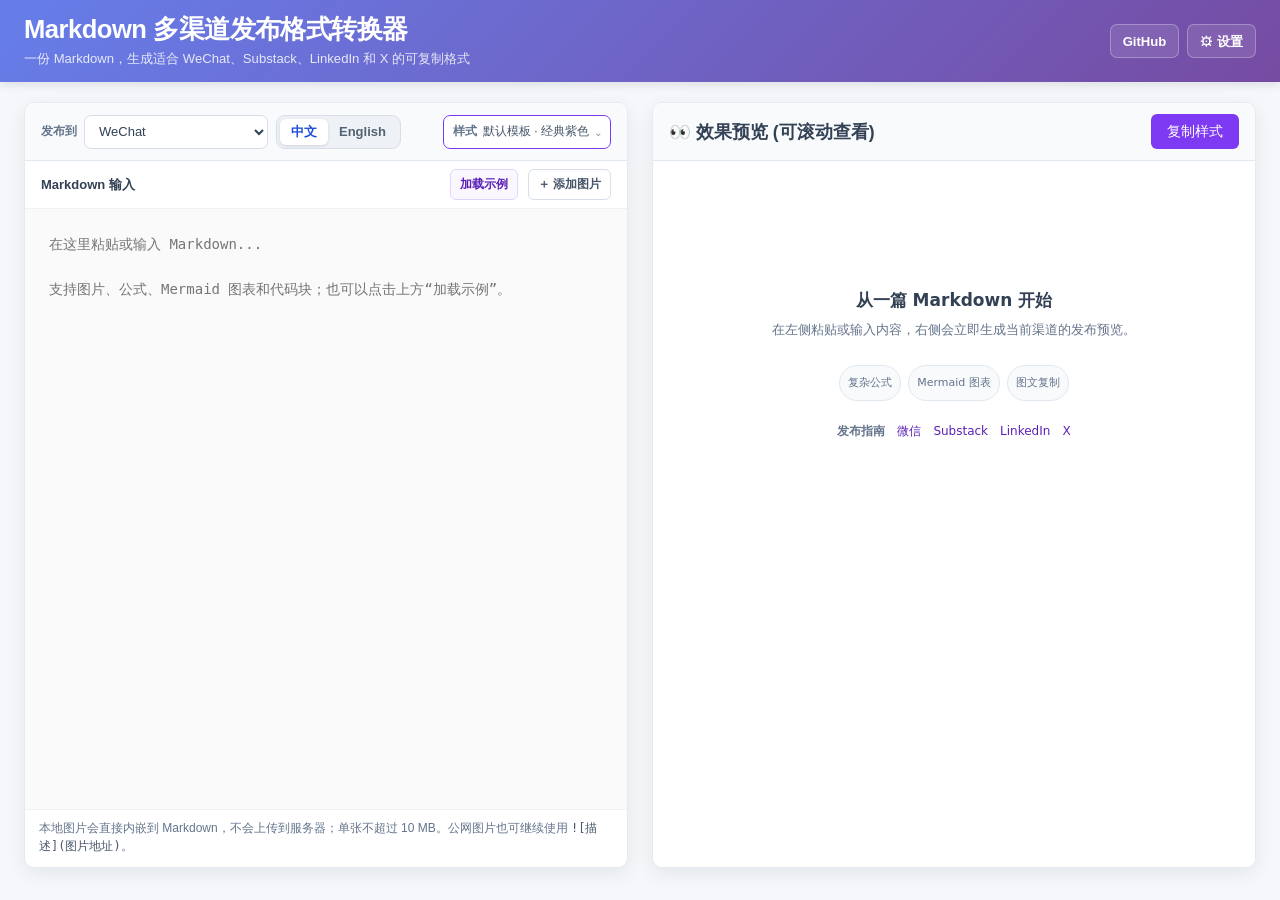
<file: index.html>
<!DOCTYPE html>
<html lang="zh-CN">
<head>
    <meta charset="UTF-8">
    <meta name="viewport" content="width=device-width, initial-scale=1.0">
    
    <!-- Google tag (gtag.js) -->
    <script async src="https://www.googletagmanager.com/gtag/js?id=G-353YL13KCR"></script>
    <script>
      window.dataLayer = window.dataLayer || [];
      function gtag(){dataLayer.push(arguments);}
      gtag('js', new Date());
      gtag('config', 'G-353YL13KCR');
    </script>
    
    <title>Markdown 多渠道发布格式转换器｜微信、Substack、LinkedIn、X</title>
    <link rel="icon" type="image/svg+xml" href="favicon.svg">
    <meta name="description" content="一份 Markdown，转换为适合微信公众号、Substack、LinkedIn 和 X Article/Thread 的可复制发布格式。支持图片、公式、Mermaid、代码高亮与中英转换。">
    <meta name="robots" content="index, follow">
    <link rel="canonical" href="https://lizabethli.github.io/markdown-to-wechat-converter/">
    <meta property="og:type" content="website">
    <meta property="og:locale" content="zh_CN">
    <meta property="og:title" content="Markdown 多渠道发布格式转换器">
    <meta property="og:description" content="一份 Markdown，生成适合微信、Substack、LinkedIn 和 X 的可复制发布格式。">
    <meta property="og:url" content="https://lizabethli.github.io/markdown-to-wechat-converter/">
    <meta property="og:site_name" content="Markdown Publishing Toolkit">
    <meta property="og:image" content="https://lizabethli.github.io/markdown-to-wechat-converter/assets/og-image.png">
    <meta property="og:image:width" content="1200">
    <meta property="og:image:height" content="630">
    <meta property="og:image:alt" content="Markdown Publishing Toolkit 多渠道发布格式转换器">
    <meta name="twitter:card" content="summary_large_image">
    <meta name="twitter:title" content="Markdown 多渠道发布格式转换器">
    <meta name="twitter:description" content="一份 Markdown，生成适合微信、Substack、LinkedIn 和 X 的可复制发布格式。">
    <meta name="twitter:image" content="https://lizabethli.github.io/markdown-to-wechat-converter/assets/og-image.png">
    <script type="application/ld+json">
      {
        "@context": "https://schema.org",
        "@type": "SoftwareApplication",
        "name": "Markdown Publishing Toolkit",
        "alternateName": [
          "Markdown 发布工具箱",
          "Markdown 多渠道发布格式转换器",
          "Markdown to WeChat Converter"
        ],
        "applicationCategory": "BusinessApplication",
        "operatingSystem": "Web",
        "url": "https://lizabethli.github.io/markdown-to-wechat-converter/",
        "description": "将一份 Markdown 转换为适合微信公众号、Substack、LinkedIn 和 X Article/Thread 的可复制发布格式。",
        "author": {
          "@type": "Person",
          "name": "Lizabeth Li"
        },
        "offers": {
          "@type": "Offer",
          "price": "0",
          "priceCurrency": "USD"
        },
        "featureList": [
          "Markdown 转微信公众号富文本",
          "Markdown 转 Substack 与 LinkedIn 富文本",
          "Markdown 转 X Article 与 Thread 发布包",
          "本地图片与图文复制",
          "复杂公式复制粘贴",
          "Mermaid 流程图支持",
          "代码高亮",
          "中英文单语言输出",
          "WebMCP Agent 工具"
        ],
        "sameAs": "https://github.com/LizabethLi/markdown-to-wechat-converter"
      }
    </script>
    
    <!-- 外部CSS -->
    <link rel="stylesheet" href="styles/main.css?v=20260912-translation-feedback">
    
</head>
<body>
    <div id="scratch" style="display:none;"></div>
    
    <div class="header">
        <div class="header-inner">
            <div class="header-brand">
                <h1>Markdown 多渠道发布格式转换器</h1>
                <p>一份 Markdown，生成适合 WeChat、Substack、LinkedIn 和 X 的可复制格式</p>
            </div>
            <div class="hero-actions">
                <a id="githubLink" class="header-action" href="https://github.com/LizabethLi/markdown-to-wechat-converter" target="_blank" rel="noopener noreferrer">GitHub</a>
                <div class="theme-selector header-settings">
                    <button id="translatorButton" class="header-action header-action-button" onclick="toggleTranslatorPanel()" title="翻译与 AI 设置">
                        ⚙ 设置
                    </button>
                    <div id="translatorPanel" class="theme-panel translator-panel" style="display: none;">
                        <div class="theme-panel-header">翻译与 AI 设置</div>
                        <div class="theme-options">
                            <div class="theme-option" style="cursor: default;">
                                <div class="theme-info" style="width: 100%;">
                                    <div class="theme-name">OpenRouter API Key</div>
                                    <textarea id="translatorApiKey" rows="1" wrap="off" autocomplete="off" autocapitalize="off" spellcheck="false" placeholder="粘贴你的 OpenRouter API Key" class="custom-color-input masked-secret-input" style="width: 100%; height: 30px; margin-top: 6px; resize: none; overflow: hidden;"></textarea>
                                    <div style="font-size: 12px; color: #666; margin-top: 4px;">本地保存到浏览器，仅用于当前设备</div>
                                </div>
                            </div>
                            <div class="theme-option" style="cursor: default;">
                                <div class="theme-info" style="width: 100%;">
                                    <div class="theme-name">选择模型</div>
                                    <select id="translatorModelSelect" class="custom-color-input" style="width: 100%; margin-top: 6px;" onchange="UIController.onTranslatorModelChange()">
                                        <option value="openai/gpt-4o-mini">GPT-4o mini（openai/gpt-4o-mini）</option>
                                        <option value="google/gemini-3.5-flash">Gemini 3.5 Flash（google/gemini-3.5-flash）</option>
                                        <option value="deepseek/deepseek-chat">DeepSeek Chat（deepseek/deepseek-chat）</option>
                                        <option value="custom">自定义模型 ID...</option>
                                    </select>
                                    <input id="translatorModelCustom" type="text" placeholder="e.g, openai/gpt-4o-mini" class="custom-color-input" style="width: 100%; margin-top: 6px; display: none;" />
                                    <div id="translatorModelCustomHint" style="display: none; font-size: 12px; color: #666; margin-top: 4px;">
                                        check <a href="https://openrouter.ai/models" target="_blank" rel="noopener noreferrer">OpenRouter models</a>
                                    </div>
                                </div>
                            </div>
                            <div class="theme-option translator-prompt-option" style="cursor: default;">
                                <div class="theme-info" style="width: 100%;">
                                    <details class="translator-built-in-prompt" open>
                                        <summary>内置翻译规则</summary>
                                        <pre id="translatorBuiltInPrompt">正在加载内置规则…</pre>
                                    </details>
                                    <label class="translator-extra-prompt-label" for="translatorSystemPrompt">额外翻译要求（可选）</label>
                                    <textarea id="translatorSystemPrompt" placeholder="例如：术语表：LLM→LLM，大模型→foundation model；文风：清晰、简洁" class="custom-color-input" style="width: 100%; height: 100px; margin-top: 6px;"></textarea>
                                    <div class="translator-extra-prompt-hint">这里的术语和文风要求会与上面的内置规则一起发送。</div>
                                </div>
                            </div>
                            <div style="display: flex; justify-content: flex-end; gap: 8px; padding: 8px;">
                                <button class="btn custom-color-btn" onclick="UIController.saveTranslatorSettings()">保存并应用</button>
                            </div>
                        </div>
                    </div>
                </div>
            </div>
        </div>
    </div>
    
    <main class="container">
        <div class="panel">
            <div class="panel-header">
                <!-- <span class="panel-title"> Markdown Input</span> -->
                <div class="channel-controls">
                    <label class="control-field">
                        <span class="control-label">发布到</span>
                        <select id="channelSelect" class="control-select" title="选择输出渠道">
                            <option value="wechat">WeChat</option>
                            <option value="substack">Substack</option>
                            <option value="linkedin">LinkedIn</option>
                            <option value="x">X Article + Thread</option>
                        </select>
                    </label>
                    <div id="outputLanguageToggle" class="language-toggle" role="group" aria-label="选择输出语言">
                        <button type="button" class="language-toggle-btn active" data-output-language="zh" aria-pressed="true">中文</button>
                        <button type="button" class="language-toggle-btn" data-output-language="en" aria-pressed="false">English</button>
                    </div>
                    <div id="wechatStyleControls" class="theme-selector style-selector">
                        <button id="themeButton" class="style-summary-button" onclick="toggleThemePanel()" title="选择模板和主题色">
                            <span class="style-summary-label">样式</span>
                            <span id="styleSummary">默认模板 · 经典紫色</span>
                            <span aria-hidden="true">⌄</span>
                        </button>
                        <div id="themePanel" class="theme-panel" style="display: none;">
                            <div class="theme-panel-header">排版样式</div>
                            <div class="theme-options">
                                <label class="style-panel-field">
                                    <span>模板</span>
                                    <select id="templateSelect" class="control-select" title="选择模板">
                                        <option value="wechat-default">默认模板</option>
                                    </select>
                                </label>
                                <button type="button" id="customTemplateButton" class="custom-template-create-button">
                                    ✨ 从喜欢的排版创建模板
                                </button>
                                <div class="style-panel-section-title">主题色</div>
                                <div class="theme-option" data-theme="purple" onclick="selectTheme('purple')">
                                    <div class="theme-color" style="background: #7E3AF2;"></div>
                                    <div class="theme-info">
                                        <div class="theme-name">经典紫色</div>
                                        <div class="theme-desc">优雅专业</div>
                                    </div>
                                </div>
                                <div class="theme-option" data-theme="blue" onclick="selectTheme('blue')">
                                    <div class="theme-color" style="background: #2563EB;"></div>
                                    <div class="theme-info">
                                        <div class="theme-name">商务蓝色</div>
                                        <div class="theme-desc">商务正式</div>
                                    </div>
                                </div>
                                <div class="theme-option" data-theme="orange" onclick="selectTheme('orange')">
                                    <div class="theme-color" style="background: #EA580C;"></div>
                                    <div class="theme-info">
                                        <div class="theme-name">活力橙色</div>
                                        <div class="theme-desc">活泼创新</div>
                                    </div>
                                </div>
                                <div class="theme-option" data-theme="green" onclick="selectTheme('green')">
                                    <div class="theme-color" style="background: #16A34A;"></div>
                                    <div class="theme-info">
                                        <div class="theme-name">自然绿色</div>
                                        <div class="theme-desc">清新自然</div>
                                    </div>
                                </div>
                                <div class="theme-option" data-theme="paper" onclick="selectTheme('paper')">
                                    <div class="theme-color" style="background: #2f6e5c;"></div>
                                    <div class="theme-info">
                                        <div class="theme-name">纸页墨绿</div>
                                        <div class="theme-desc">沉静编辑感</div>
                                    </div>
                                </div>
                                <div class="theme-option" data-theme="red" onclick="selectTheme('red')">
                                    <div class="theme-color" style="background: #DC2626;"></div>
                                    <div class="theme-info">
                                        <div class="theme-name">激情红色</div>
                                        <div class="theme-desc">热情活力</div>
                                    </div>
                                </div>
                                <div class="theme-option" data-theme="cyan" onclick="selectTheme('cyan')">
                                    <div class="theme-color" style="background: #0891B2;"></div>
                                    <div class="theme-info">
                                        <div class="theme-name">深海蓝</div>
                                        <div class="theme-desc">稳重深沉</div>
                                    </div>
                                </div>
                                <div class="theme-option" data-theme="mint" onclick="selectTheme('mint')">
                                    <div class="theme-color" style="background: #01fabd;"></div>
                                    <div class="theme-info">
                                        <div class="theme-name">薄荷青</div>
                                        <div class="theme-desc">清爽活力</div>
                                    </div>
                                </div>
                                <hr class="theme-divider">
                                <div class="theme-option custom-color-option" style="display: flex; align-items: center; cursor: default;">
                                    <input id="customColorInput" type="text" maxlength="9" placeholder="#RRGGBB" class="custom-color-input" oninput="UIController.previewCustomColor()" style="margin-right: 10px; width: 90px;" />
                                    <div id="customColorPreview" class="custom-color-preview" style="width: 24px; height: 24px; border-radius: 6px; border: 1px solid #ddd; margin-right: 10px;"></div>
                                    <button class="btn custom-color-btn" onclick="UIController.applyCustomColor()">应用自定义颜色</button>
                                </div>
                            </div>
                        </div>
                    </div>
                    <button class="btn x-generate-btn" id="generateXButton" onclick="generateXPublishingContent()" style="display: none;">✨ 生成 X Article + Thread</button>
                </div>
            </div>
            <div id="channelReminder" class="channel-reminder" role="alert"></div>
            <div class="panel-content">
                <div class="image-import-toolbar">
                    <span class="editor-section-title">Markdown 输入</span>
                    <div class="image-import-actions">
                        <button type="button" class="load-example-button" id="loadExampleButton" onclick="loadExample()">加载示例</button>
                        <span id="localImageStatus"></span>
                        <button type="button" class="locate-missing-image-button" id="locateMissingImageButton" hidden>定位缺图</button>
                        <button type="button" class="image-import-button" id="imageFileButton">＋ 添加图片</button>
                        <input id="imageFileInput" type="file" accept="image/*" multiple hidden>
                    </div>
                </div>
                <textarea id="markdownInput" autocomplete="off" autocapitalize="off" spellcheck="false" placeholder="在这里粘贴或输入 Markdown...

支持图片、公式、Mermaid 图表和代码块；也可以点击上方“加载示例”。"></textarea>
                <div class="markdown-input-hint">本地图片会直接内嵌到 Markdown，不会上传到服务器；单张不超过 10 MB。公网图片也可继续使用 <code>![描述](图片地址)</code>。</div>
            </div>
        </div>
        
        <div class="panel preview-panel">
            <div id="previewTab" class="preview-workspace">
                <div class="panel-header">
                    <span class="panel-title">👀 效果预览 (可滚动查看)</span>
                    <button class="btn" id="copyPreviewBtn" onclick="copyPreview()">复制样式代码</button>
                </div>
                <div id="translationStatus" class="translation-status" role="status" aria-live="polite" hidden>
                    <span id="translationStatusMessage"></span>
                    <button id="translationRetryButton" type="button" class="translation-retry-button" hidden>重新翻译</button>
                </div>
                <div id="copyNotice" class="copy-notice" role="status" aria-live="polite"></div>
                <div id="preview" class="wechat-preview">
                    <div class="preview-empty-state">
                            <div class="preview-empty-content">
                                <p class="preview-empty-title">从一篇 Markdown 开始</p>
                                <p class="preview-empty-text">在左侧粘贴或输入内容，右侧会立即生成当前渠道的发布预览。</p>
                            <div class="preview-capabilities" aria-label="支持能力">
                                <span class="preview-capability">复杂公式</span>
                                <span class="preview-capability">Mermaid 图表</span>
                                <span class="preview-capability">图文复制</span>
                            </div>
                            <nav class="preview-guide-links" aria-label="渠道发布指南">
                                <span>发布指南</span>
                                <a href="wechat/">微信</a>
                                <a href="substack/">Substack</a>
                                <a href="linkedin/">LinkedIn</a>
                                <a href="x-article-thread/">X</a>
                            </nav>
                        </div>
                    </div>
                </div>
            </div>
            <textarea id="htmlOutput" hidden readonly aria-hidden="true"></textarea>
        </div>
    </main>

    <div id="customTemplateModal" class="custom-template-modal" hidden aria-hidden="true">
        <section class="custom-template-dialog" role="dialog" aria-modal="true" aria-labelledby="customTemplateTitle">
            <header class="custom-template-dialog-header">
                <div>
                    <h2 id="customTemplateTitle">创建我的模板</h2>
                    <p>复制一段喜欢的公众号排版并粘贴。支持时会优先使用 Chrome 本地 AI。</p>
                </div>
                <button type="button" id="customTemplateClose" class="custom-template-close" aria-label="关闭">×</button>
            </header>
            <div class="custom-template-dialog-body">
                <details class="custom-template-library-panel">
                    <summary>管理已保存的个人模板</summary>
                    <div id="customTemplateLibrary" class="custom-template-library"></div>
                    <div class="custom-template-library-actions">
                        <button type="button" id="customTemplateExport" class="btn">导出 JSON</button>
                        <label class="btn custom-template-import-label">导入 JSON<input id="customTemplateImport" type="file" accept="application/json,.json" hidden></label>
                    </div>
                </details>
                <div id="customTemplatePaste" class="custom-template-paste" contenteditable="true" role="textbox" aria-multiline="true" data-placeholder="在这里粘贴带格式的公众号内容…"></div>
                <div class="custom-template-actions">
                    <button type="button" id="customTemplateAnalyze" class="btn custom-template-primary">分析排版</button>
                    <span id="customTemplateStatus" class="custom-template-status" role="status" aria-live="polite"></span>
                </div>
                <div id="customTemplateResult" class="custom-template-result" hidden>
                    <div class="custom-template-mapping">
                        <label>文章标题<select data-custom-template-role="h1"></select></label>
                        <label>章节标题<select data-custom-template-role="h2"></select></label>
                        <label>小标题<select data-custom-template-role="h3"></select></label>
                        <label>正文<select data-custom-template-role="paragraph"></select></label>
                        <label>引用<select data-custom-template-role="blockquote"></select></label>
                    </div>
                    <div id="customTemplatePreview" class="custom-template-preview">
                        <h1 data-preview-role="h1">这是文章标题</h1>
                        <h2 data-preview-role="h2">这是章节标题</h2>
                        <h3 data-preview-role="h3">这是小标题</h3>
                        <p data-preview-role="paragraph">这是一段正文预览，用于确认字号、行距、颜色和段落间距。</p>
                        <blockquote data-preview-role="blockquote">这是一段引用预览。</blockquote>
                    </div>
                    <label class="custom-template-name-field">
                        <span>模板名称</span>
                        <input id="customTemplateName" type="text" maxlength="40" value="我的模板" autocomplete="off">
                    </label>
                    <div class="custom-template-footer">
                        <button type="button" id="customTemplateCancel" class="btn">取消</button>
                        <button type="button" id="customTemplateSave" class="btn custom-template-primary">保存到当前浏览器</button>
                    </div>
                </div>
            </div>
        </section>
    </div>
    
    <!-- 外部JavaScript模块 -->
    <script defer src="js/config.js?v=20260915-editorial-template"></script>
    <script defer src="js/site-analytics.js?v=20260824-seo-foundation"></script>
    <script defer src="js/vendor/marked-3.0.8.min.js"></script>
    <script defer src="js/template-manager.js?v=20260824-webmcp-v2"></script>
    <script defer src="js/wechat-styles.js"></script>
    <script defer src="js/templates/wechat-default.js"></script>
    <script defer src="js/templates/wechat-minimal.js"></script>
    <script defer src="js/templates/wechat-magazine.js"></script>
    <script defer src="js/templates/wechat-editorial.js?v=20260915-editorial-template"></script>
    <script defer src="js/templates/wechat-research.js?v=20261116-research-template"></script>
    <script defer src="js/custom-template-manager.js?v=20261121-local-ai-templates"></script>
    <script defer src="js/custom-template-ui.js?v=20261121-local-ai-templates"></script>
    <script defer src="js/translator.js?v=20260912-translation-feedback"></script>
    <script defer src="js/dependency-loader.js?v=20260824-lazy-renderers"></script>
    <script defer src="js/channel-converter.js?v=20260824-seo-foundation"></script>
    <script defer src="js/math-renderer.js?v=20260824-lazy-renderers"></script>
    <script defer src="js/markdown-converter.js?v=20260915-editorial-template"></script>
    <script defer src="js/image-handler.js?v=20260821-image-caption"></script>
    <script defer src="js/ui-controller.js?v=20261116-research-template"></script>
    <script defer src="assets/examples.js?v=20261116-research-template"></script>
    <script defer src="js/webmcp-tools.js?v=20260824-webmcp-v2"></script>
    <script defer src="js/app.js?v=20260824-lazy-renderers"></script>
</body>
</html>
</file>
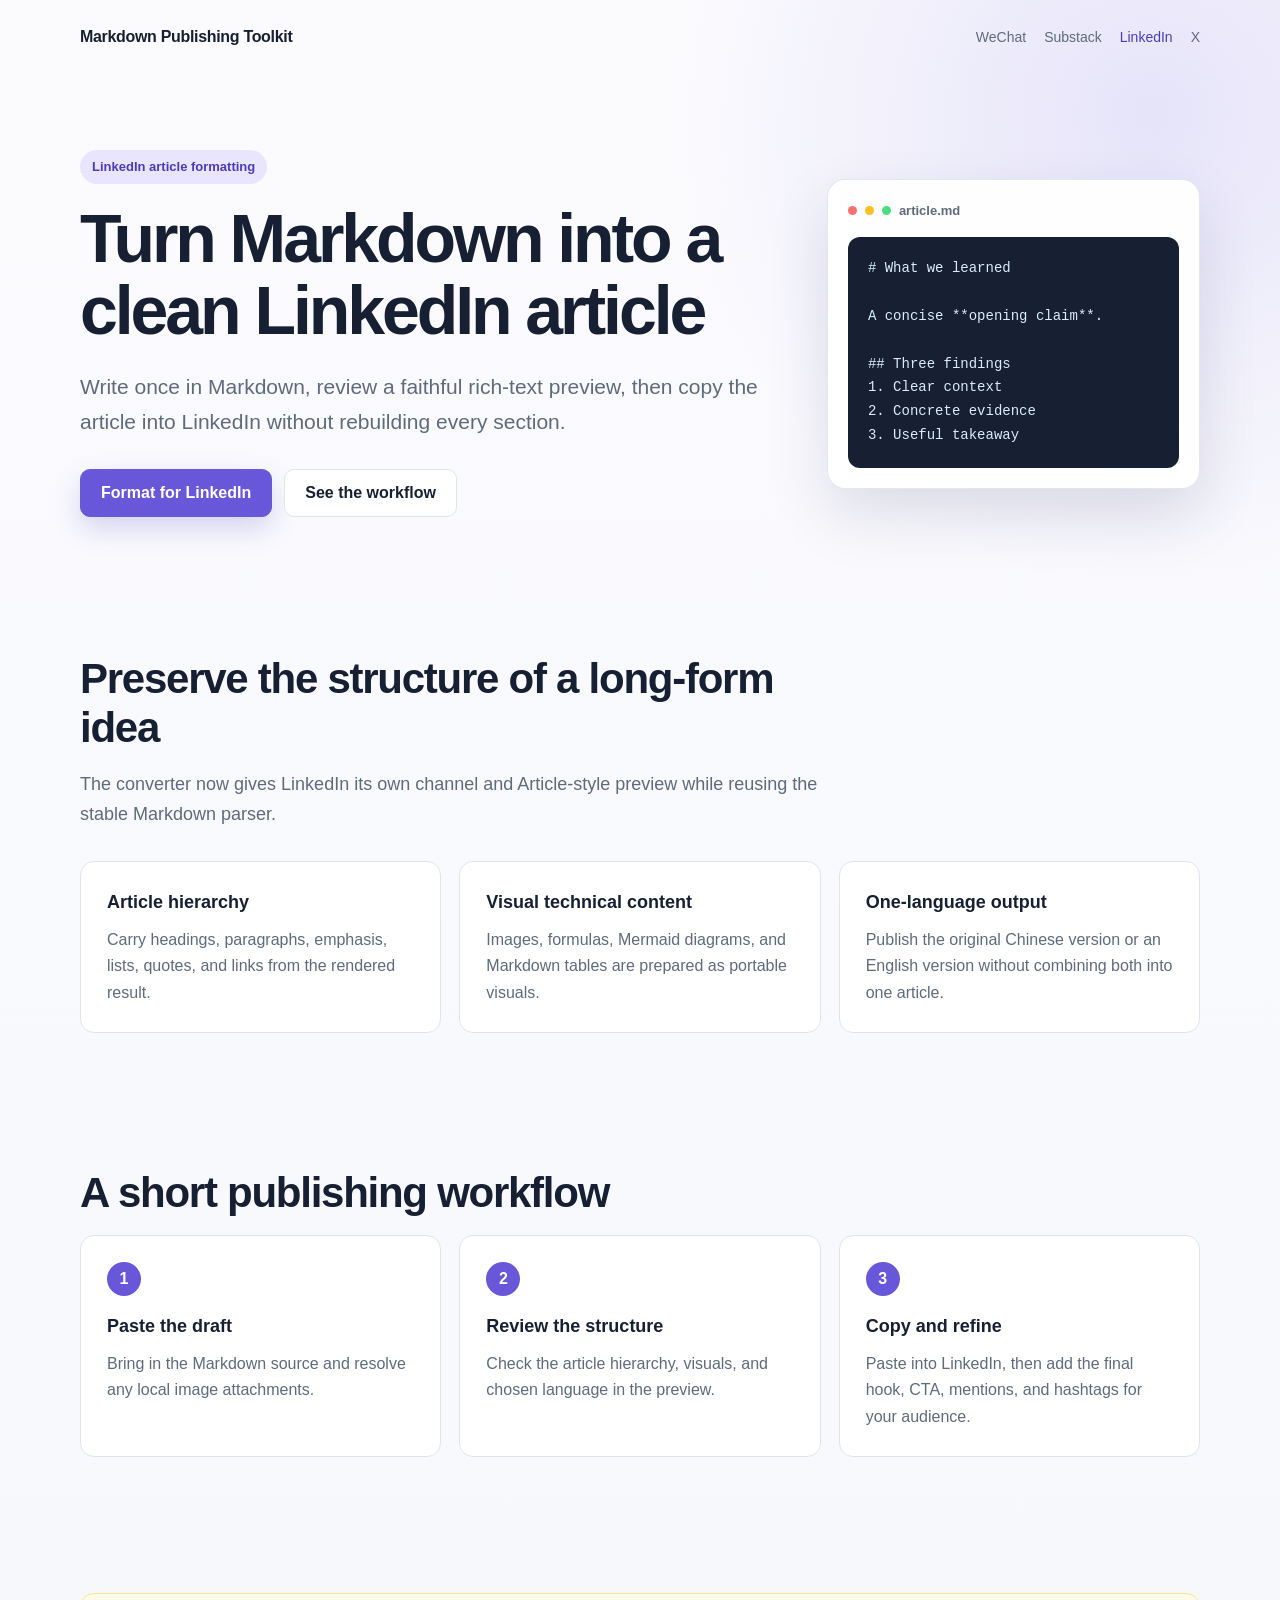
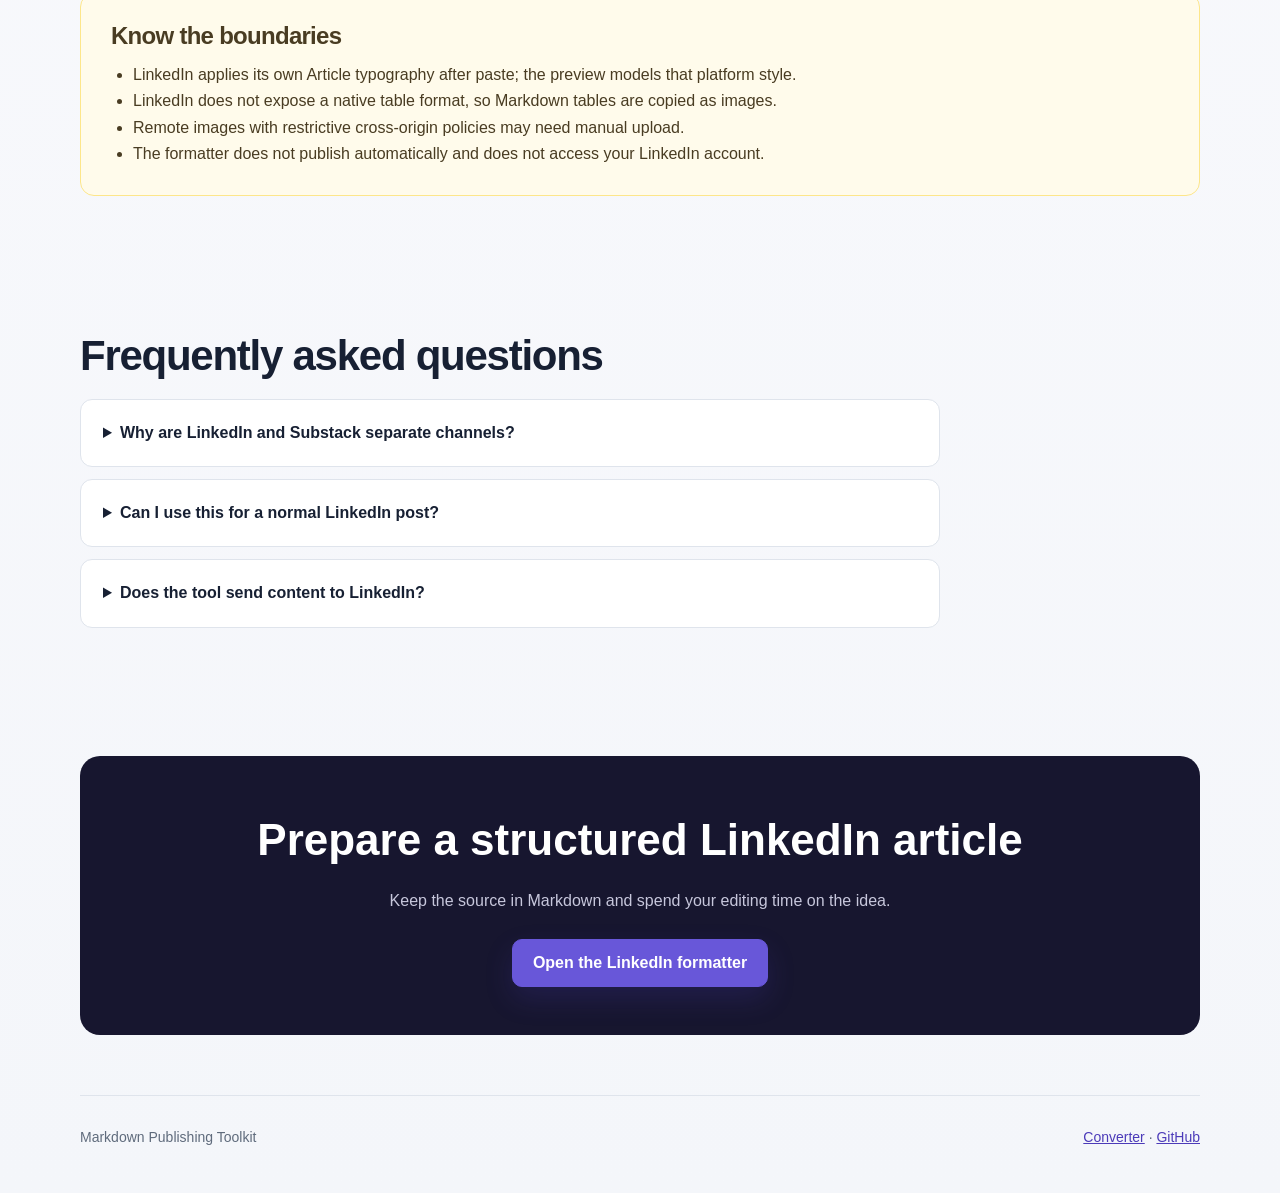
<file: linkedin/index.html>
<!doctype html>
<html lang="en">
<head>
    <meta charset="utf-8"><meta name="viewport" content="width=device-width, initial-scale=1">
    <title>Markdown to LinkedIn Article Formatter｜Copy Rich Text</title>
    <meta name="description" content="Convert Markdown into LinkedIn-ready rich text for articles and long-form posts. Copy headings, lists, images, math, diagrams, and links from one preview.">
    <meta name="robots" content="index, follow"><link rel="canonical" href="https://lizabethli.github.io/markdown-to-wechat-converter/linkedin/">
    <link rel="icon" type="image/svg+xml" href="../favicon.svg"><link rel="stylesheet" href="../styles/landing.css?v=20260824-seo-foundation">
    <meta property="og:type" content="website"><meta property="og:locale" content="en_US"><meta property="og:title" content="Markdown to LinkedIn Article Formatter"><meta property="og:description" content="Copy a Markdown draft as LinkedIn-ready rich text."><meta property="og:url" content="https://lizabethli.github.io/markdown-to-wechat-converter/linkedin/"><meta property="og:image" content="https://lizabethli.github.io/markdown-to-wechat-converter/assets/og-image.png"><meta name="twitter:card" content="summary_large_image"><meta name="twitter:title" content="Markdown to LinkedIn Article Formatter"><meta name="twitter:description" content="Copy a Markdown draft as LinkedIn-ready rich text."><meta name="twitter:image" content="https://lizabethli.github.io/markdown-to-wechat-converter/assets/og-image.png">
    <script async src="https://www.googletagmanager.com/gtag/js?id=G-353YL13KCR"></script><script>window.dataLayer=window.dataLayer||[];function gtag(){dataLayer.push(arguments)}gtag('js',new Date());gtag('config','G-353YL13KCR');</script>
    <script type="application/ld+json">{"@context":"https://schema.org","@type":"WebPage","name":"Markdown to LinkedIn Article Formatter","url":"https://lizabethli.github.io/markdown-to-wechat-converter/linkedin/","description":"Convert Markdown into LinkedIn-ready rich text for articles and long-form posts.","isPartOf":{"@type":"WebSite","name":"Markdown Publishing Toolkit","url":"https://lizabethli.github.io/markdown-to-wechat-converter/"}}</script>
</head>
<body>
    <header class="landing-shell landing-header"><a class="landing-brand" href="../">Markdown Publishing Toolkit</a><nav class="landing-nav" aria-label="Publishing guides"><a href="../wechat/">WeChat</a><a href="../substack/">Substack</a><a href="../linkedin/" aria-current="page">LinkedIn</a><a href="../x-article-thread/">X</a></nav></header>
    <main>
        <section class="landing-shell landing-hero"><div><span class="landing-eyebrow">LinkedIn article formatting</span><h1>Turn Markdown into a clean LinkedIn article</h1><p class="landing-lead">Write once in Markdown, review a faithful rich-text preview, then copy the article into LinkedIn without rebuilding every section.</p><div class="landing-actions"><a class="landing-button" href="../?channel=linkedin">Format for LinkedIn</a><a class="landing-button secondary" href="#how-it-works">See the workflow</a></div></div><div class="format-card"><div class="format-card-header"><i class="format-dot"></i><i class="format-dot"></i><i class="format-dot"></i><span>article.md</span></div><pre># What we learned

A concise **opening claim**.

## Three findings
1. Clear context
2. Concrete evidence
3. Useful takeaway</pre></div></section>
        <section class="landing-shell landing-section"><h2>Preserve the structure of a long-form idea</h2><p class="section-intro">The converter now gives LinkedIn its own channel and Article-style preview while reusing the stable Markdown parser.</p><div class="feature-grid"><article class="feature-card"><h3>Article hierarchy</h3><p>Carry headings, paragraphs, emphasis, lists, quotes, and links from the rendered result.</p></article><article class="feature-card"><h3>Visual technical content</h3><p>Images, formulas, Mermaid diagrams, and Markdown tables are prepared as portable visuals.</p></article><article class="feature-card"><h3>One-language output</h3><p>Publish the original Chinese version or an English version without combining both into one article.</p></article></div></section>
        <section id="how-it-works" class="landing-shell landing-section"><h2>A short publishing workflow</h2><div class="step-grid"><article class="step-card"><span class="step-number">1</span><h3>Paste the draft</h3><p>Bring in the Markdown source and resolve any local image attachments.</p></article><article class="step-card"><span class="step-number">2</span><h3>Review the structure</h3><p>Check the article hierarchy, visuals, and chosen language in the preview.</p></article><article class="step-card"><span class="step-number">3</span><h3>Copy and refine</h3><p>Paste into LinkedIn, then add the final hook, CTA, mentions, and hashtags for your audience.</p></article></div></section>
        <section class="landing-shell landing-section"><div class="limit-box"><h2>Know the boundaries</h2><ul><li>LinkedIn applies its own Article typography after paste; the preview models that platform style.</li><li>LinkedIn does not expose a native table format, so Markdown tables are copied as images.</li><li>Remote images with restrictive cross-origin policies may need manual upload.</li><li>The formatter does not publish automatically and does not access your LinkedIn account.</li></ul></div></section>
        <section class="landing-shell landing-section"><h2>Frequently asked questions</h2><div class="faq-list"><details><summary>Why are LinkedIn and Substack separate channels?</summary><p>They can reuse the Markdown parser, but each platform applies a different Article design after paste. Separate channels let the preview model the actual destination.</p></details><details><summary>Can I use this for a normal LinkedIn post?</summary><p>Yes for drafting and plain formatting, but very long content is better suited to LinkedIn Articles and platform limits still apply.</p></details><details><summary>Does the tool send content to LinkedIn?</summary><p>No. It prepares content in your browser and places it on the clipboard. You control the final paste and publication.</p></details></div></section>
        <section class="landing-shell landing-cta"><h2>Prepare a structured LinkedIn article</h2><p>Keep the source in Markdown and spend your editing time on the idea.</p><a class="landing-button" href="../?channel=linkedin">Open the LinkedIn formatter</a></section>
    </main>
    <footer class="landing-shell landing-footer"><span>Markdown Publishing Toolkit</span><span><a href="../">Converter</a> · <a href="https://github.com/LizabethLi/markdown-to-wechat-converter">GitHub</a></span></footer>
</body></html>
</file>
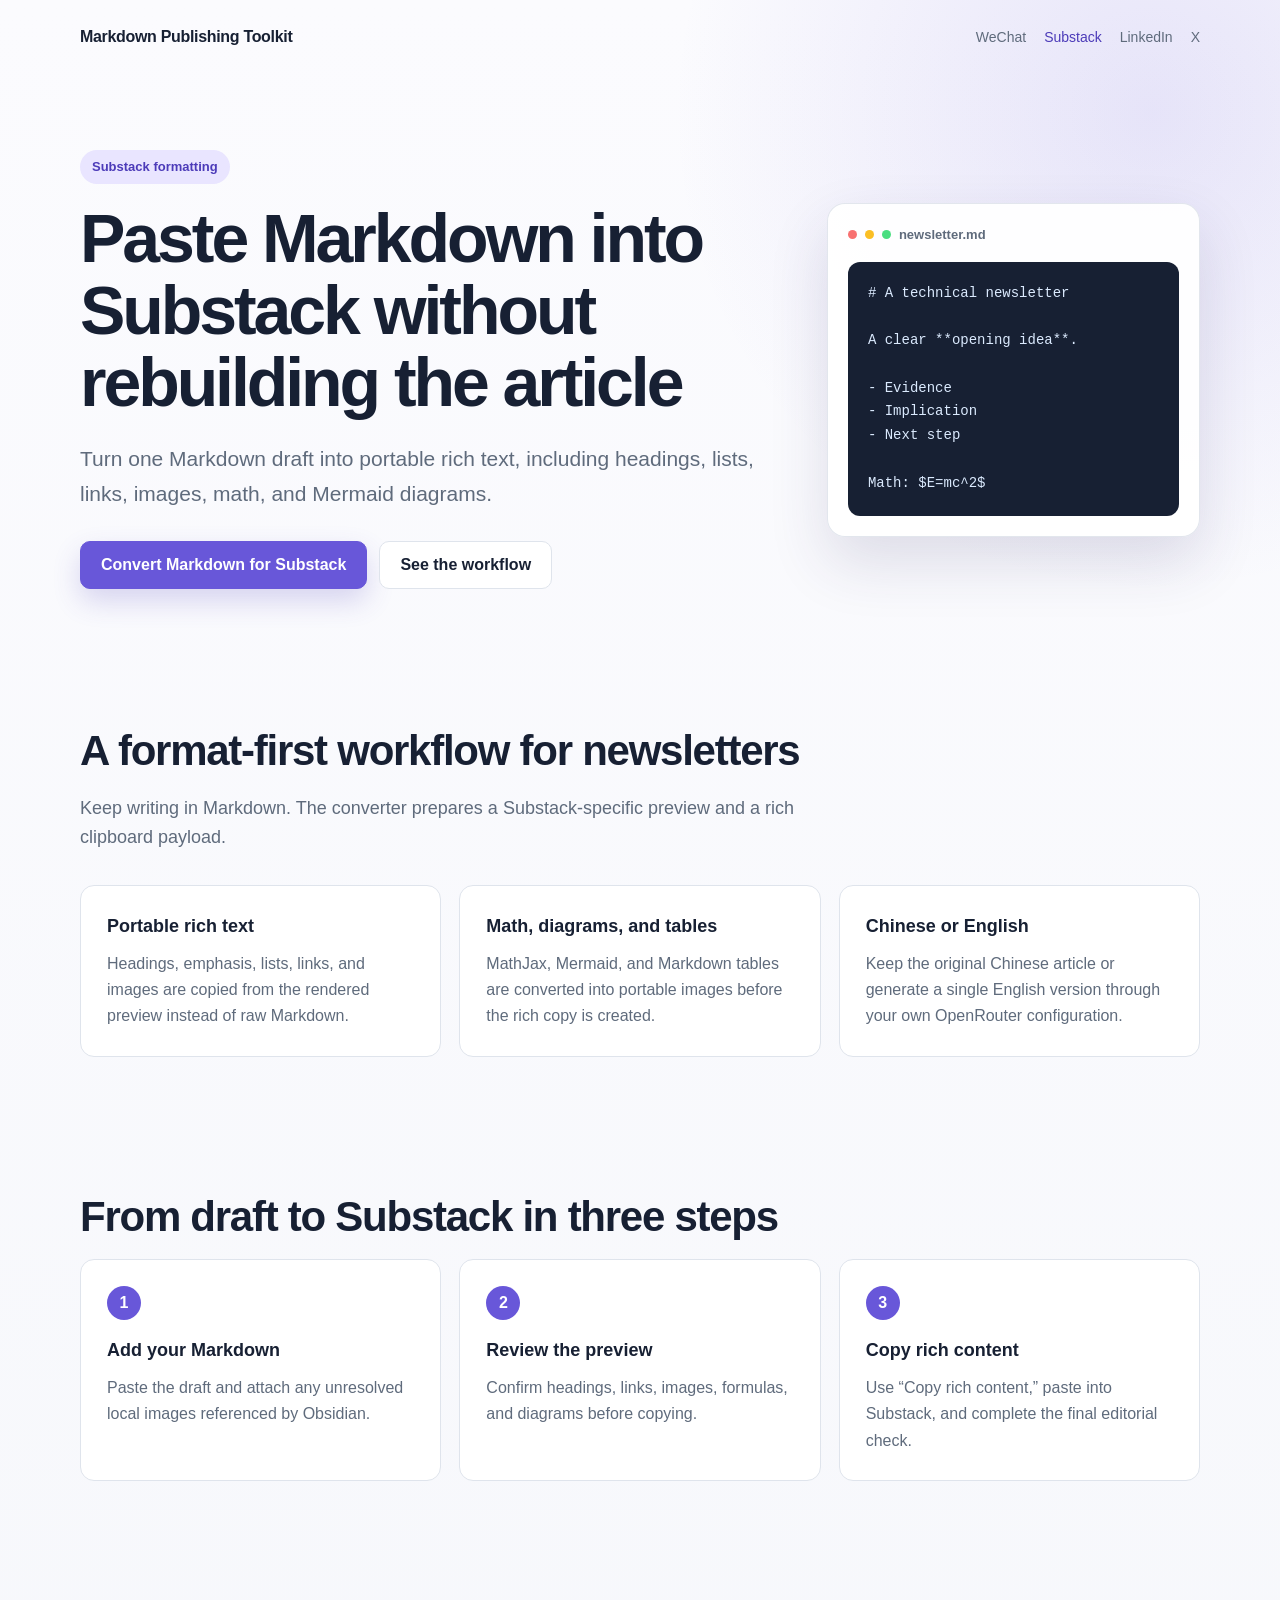
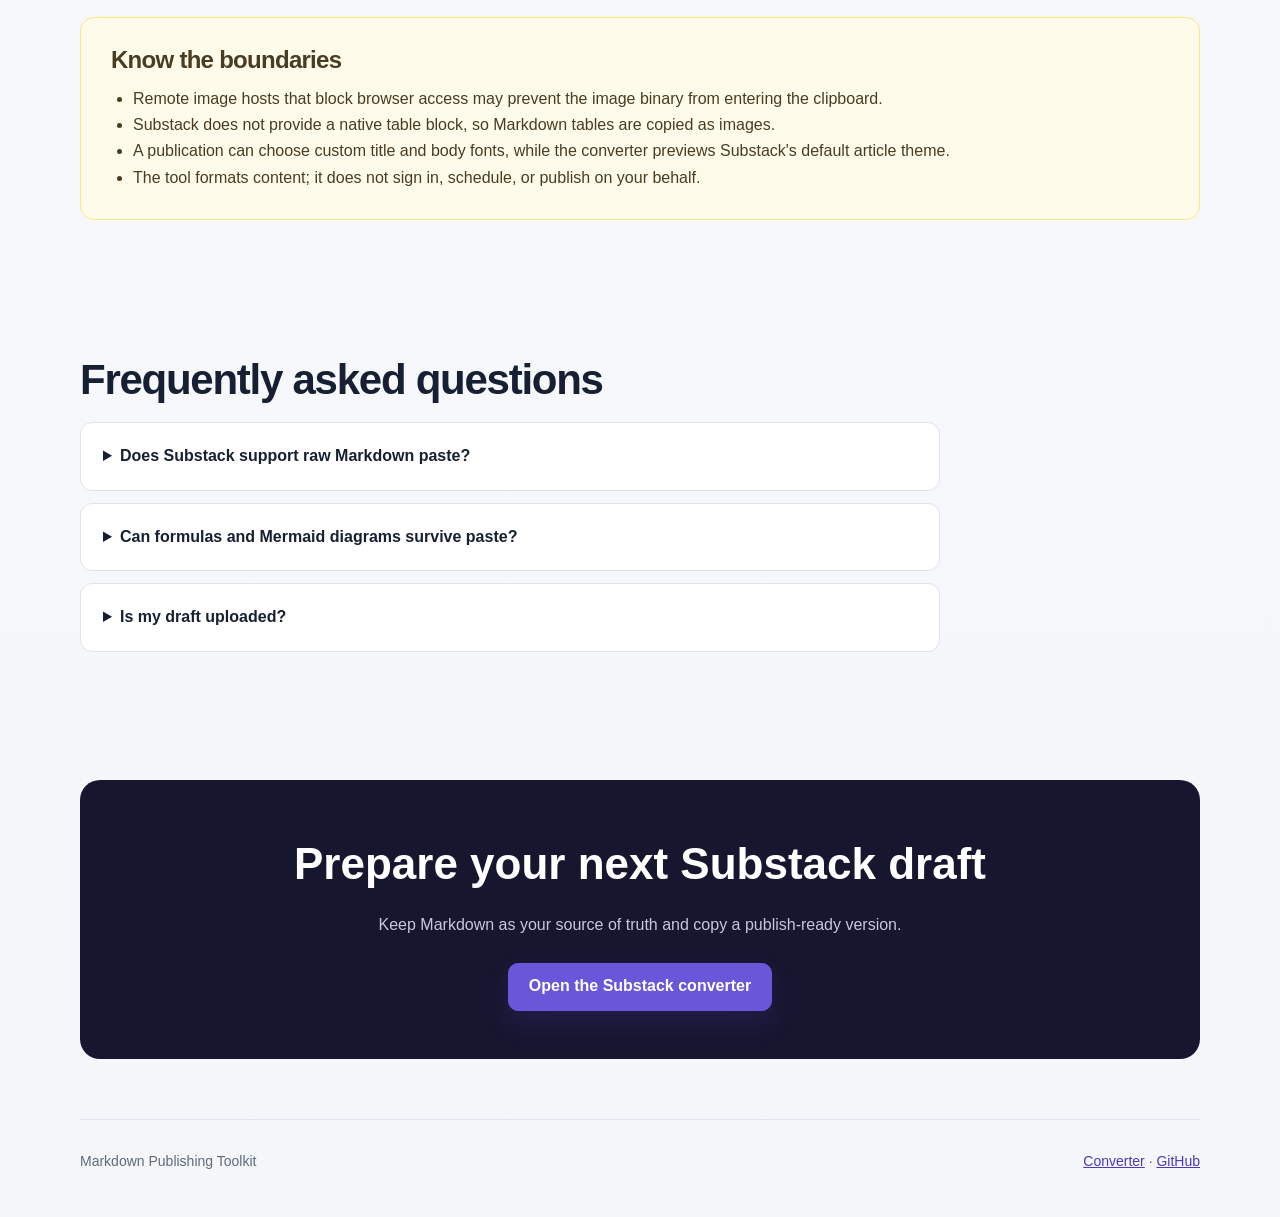
<file: substack/index.html>
<!doctype html>
<html lang="en">
<head>
    <meta charset="utf-8"><meta name="viewport" content="width=device-width, initial-scale=1">
    <title>Markdown to Substack Converter｜Paste Rich Text with Images</title>
    <meta name="description" content="Convert Markdown into Substack-ready rich text. Preserve headings, images, math, Mermaid diagrams, lists, and links in one copy-and-paste workflow.">
    <meta name="robots" content="index, follow"><link rel="canonical" href="https://lizabethli.github.io/markdown-to-wechat-converter/substack/">
    <link rel="icon" type="image/svg+xml" href="../favicon.svg"><link rel="stylesheet" href="../styles/landing.css?v=20260824-seo-foundation">
    <meta property="og:type" content="website"><meta property="og:locale" content="en_US"><meta property="og:title" content="Markdown to Substack Converter"><meta property="og:description" content="Copy Markdown as Substack-ready rich text with images, math, and diagrams."><meta property="og:url" content="https://lizabethli.github.io/markdown-to-wechat-converter/substack/"><meta property="og:image" content="https://lizabethli.github.io/markdown-to-wechat-converter/assets/og-image.png"><meta name="twitter:card" content="summary_large_image"><meta name="twitter:title" content="Markdown to Substack Converter"><meta name="twitter:description" content="Copy Markdown as Substack-ready rich text with images, math, and diagrams."><meta name="twitter:image" content="https://lizabethli.github.io/markdown-to-wechat-converter/assets/og-image.png">
    <script async src="https://www.googletagmanager.com/gtag/js?id=G-353YL13KCR"></script><script>window.dataLayer=window.dataLayer||[];function gtag(){dataLayer.push(arguments)}gtag('js',new Date());gtag('config','G-353YL13KCR');</script>
    <script type="application/ld+json">{"@context":"https://schema.org","@type":"WebPage","name":"Markdown to Substack Converter","url":"https://lizabethli.github.io/markdown-to-wechat-converter/substack/","description":"Convert Markdown into Substack-ready rich text with images, math, and Mermaid diagrams.","isPartOf":{"@type":"WebSite","name":"Markdown Publishing Toolkit","url":"https://lizabethli.github.io/markdown-to-wechat-converter/"}}</script>
</head>
<body>
    <header class="landing-shell landing-header"><a class="landing-brand" href="../">Markdown Publishing Toolkit</a><nav class="landing-nav" aria-label="Publishing guides"><a href="../wechat/">WeChat</a><a href="../substack/" aria-current="page">Substack</a><a href="../linkedin/">LinkedIn</a><a href="../x-article-thread/">X</a></nav></header>
    <main>
        <section class="landing-shell landing-hero"><div><span class="landing-eyebrow">Substack formatting</span><h1>Paste Markdown into Substack without rebuilding the article</h1><p class="landing-lead">Turn one Markdown draft into portable rich text, including headings, lists, links, images, math, and Mermaid diagrams.</p><div class="landing-actions"><a class="landing-button" href="../?channel=substack">Convert Markdown for Substack</a><a class="landing-button secondary" href="#how-it-works">See the workflow</a></div></div><div class="format-card"><div class="format-card-header"><i class="format-dot"></i><i class="format-dot"></i><i class="format-dot"></i><span>newsletter.md</span></div><pre># A technical newsletter

A clear **opening idea**.

- Evidence
- Implication
- Next step

Math: $E=mc^2$</pre></div></section>
        <section class="landing-shell landing-section"><h2>A format-first workflow for newsletters</h2><p class="section-intro">Keep writing in Markdown. The converter prepares a Substack-specific preview and a rich clipboard payload.</p><div class="feature-grid"><article class="feature-card"><h3>Portable rich text</h3><p>Headings, emphasis, lists, links, and images are copied from the rendered preview instead of raw Markdown.</p></article><article class="feature-card"><h3>Math, diagrams, and tables</h3><p>MathJax, Mermaid, and Markdown tables are converted into portable images before the rich copy is created.</p></article><article class="feature-card"><h3>Chinese or English</h3><p>Keep the original Chinese article or generate a single English version through your own OpenRouter configuration.</p></article></div></section>
        <section id="how-it-works" class="landing-shell landing-section"><h2>From draft to Substack in three steps</h2><div class="step-grid"><article class="step-card"><span class="step-number">1</span><h3>Add your Markdown</h3><p>Paste the draft and attach any unresolved local images referenced by Obsidian.</p></article><article class="step-card"><span class="step-number">2</span><h3>Review the preview</h3><p>Confirm headings, links, images, formulas, and diagrams before copying.</p></article><article class="step-card"><span class="step-number">3</span><h3>Copy rich content</h3><p>Use “Copy rich content,” paste into Substack, and complete the final editorial check.</p></article></div></section>
        <section class="landing-shell landing-section"><div class="limit-box"><h2>Know the boundaries</h2><ul><li>Remote image hosts that block browser access may prevent the image binary from entering the clipboard.</li><li>Substack does not provide a native table block, so Markdown tables are copied as images.</li><li>A publication can choose custom title and body fonts, while the converter previews Substack's default article theme.</li><li>The tool formats content; it does not sign in, schedule, or publish on your behalf.</li></ul></div></section>
        <section class="landing-shell landing-section"><h2>Frequently asked questions</h2><div class="faq-list"><details><summary>Does Substack support raw Markdown paste?</summary><p>Markdown structures may be interpreted inconsistently. This tool copies the rendered result as rich content instead of relying on Substack to parse the source.</p></details><details><summary>Can formulas and Mermaid diagrams survive paste?</summary><p>They are rendered first and converted into portable visual assets for the clipboard workflow.</p></details><details><summary>Is my draft uploaded?</summary><p>No. Conversion runs in the browser. Your article and local images are not sent to this project’s server.</p></details></div></section>
        <section class="landing-shell landing-cta"><h2>Prepare your next Substack draft</h2><p>Keep Markdown as your source of truth and copy a publish-ready version.</p><a class="landing-button" href="../?channel=substack">Open the Substack converter</a></section>
    </main>
    <footer class="landing-shell landing-footer"><span>Markdown Publishing Toolkit</span><span><a href="../">Converter</a> · <a href="https://github.com/LizabethLi/markdown-to-wechat-converter">GitHub</a></span></footer>
</body></html>
</file>
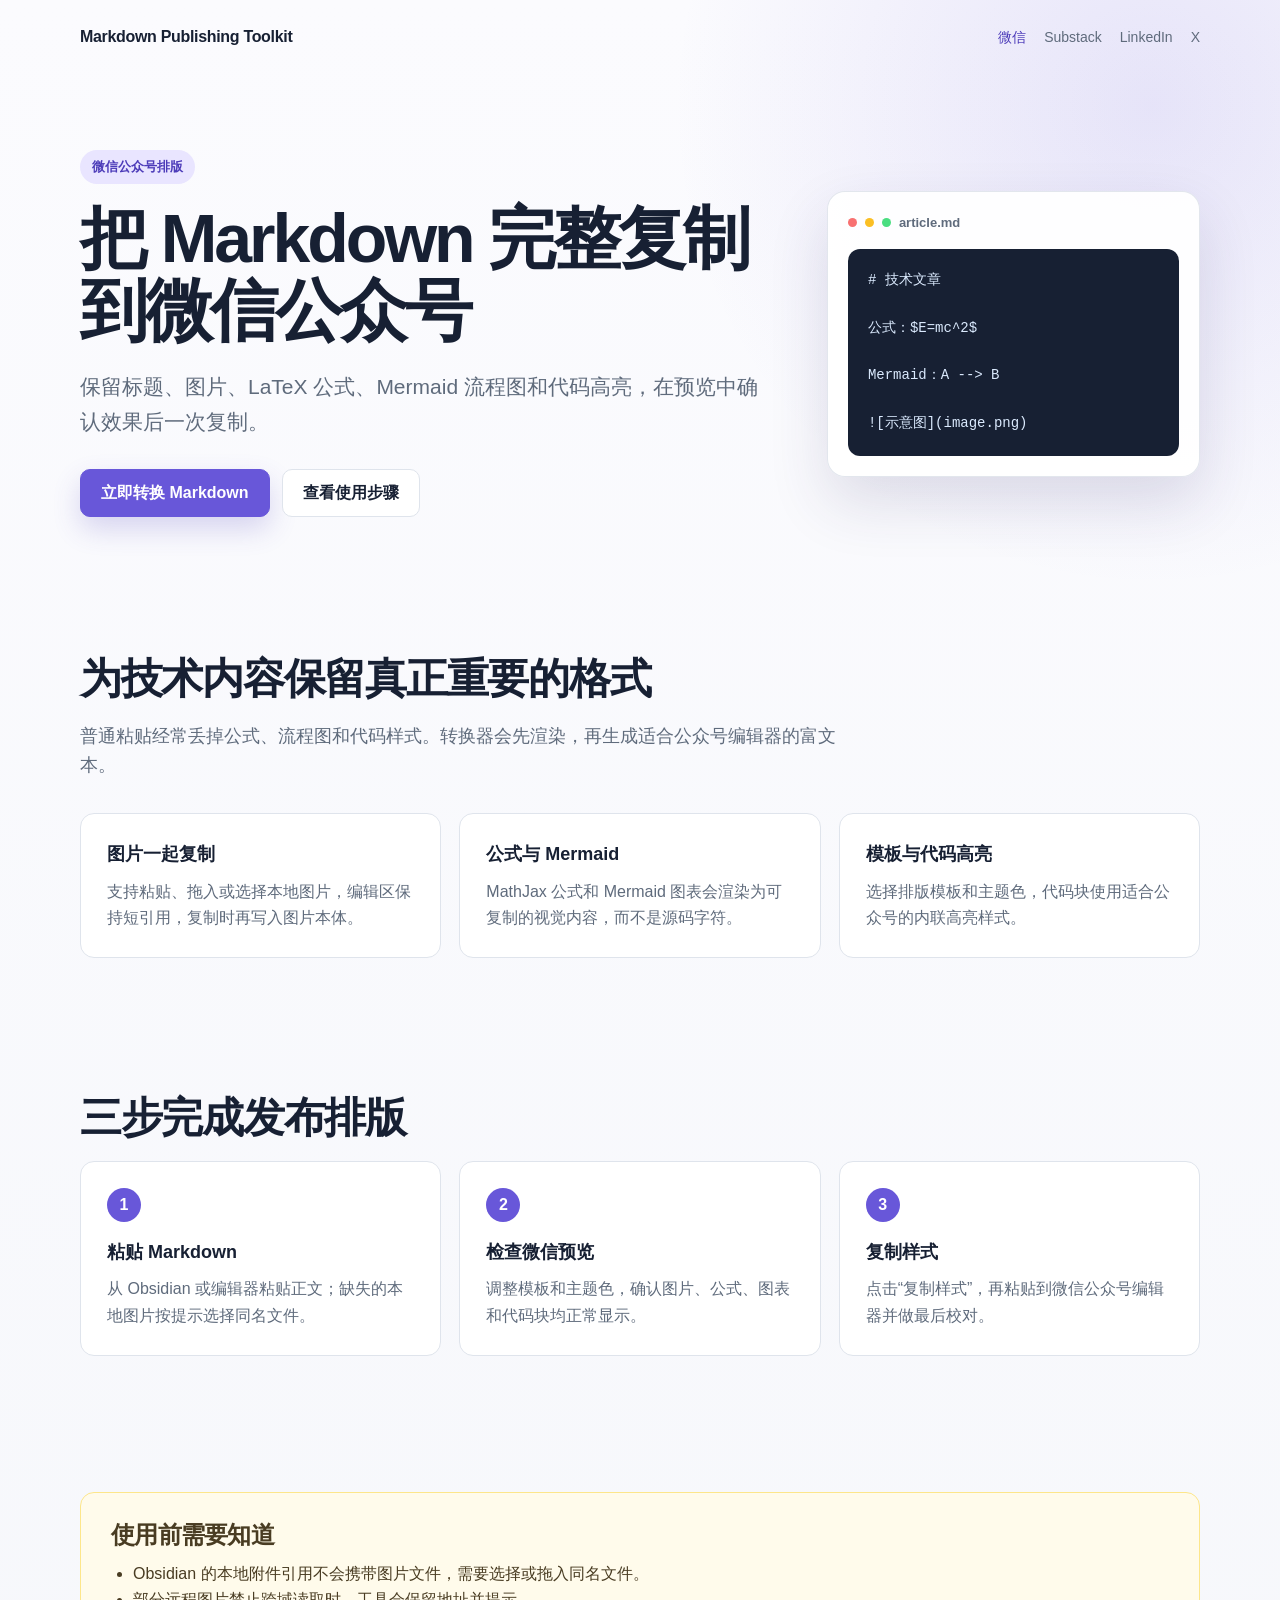
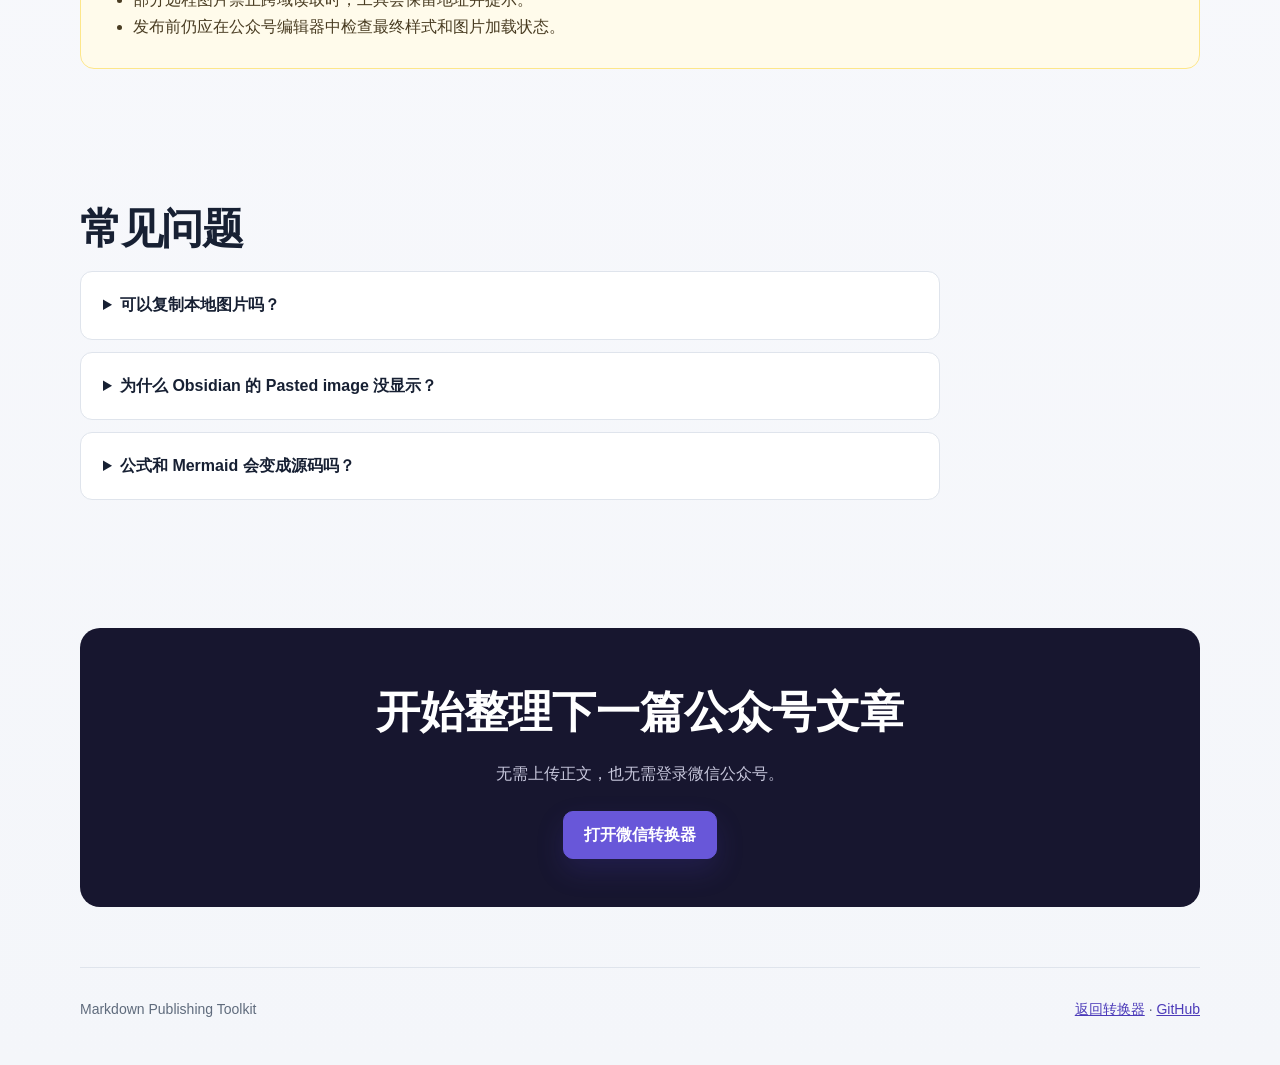
<file: wechat/index.html>
<!doctype html>
<html lang="zh-CN">
<head>
    <meta charset="utf-8">
    <meta name="viewport" content="width=device-width, initial-scale=1">
    <title>Markdown 转微信公众号排版｜公式、Mermaid、代码与图片</title>
    <meta name="description" content="把 Markdown 转成可复制到微信公众号的富文本排版。支持本地图片、LaTeX 公式、Mermaid 流程图、代码高亮、模板和主题色。">
    <meta name="robots" content="index, follow">
    <link rel="canonical" href="https://lizabethli.github.io/markdown-to-wechat-converter/wechat/">
    <link rel="icon" type="image/svg+xml" href="../favicon.svg">
    <link rel="stylesheet" href="../styles/landing.css?v=20260824-seo-foundation">
    <meta property="og:type" content="website">
    <meta property="og:locale" content="zh_CN">
    <meta property="og:title" content="Markdown 转微信公众号排版">
    <meta property="og:description" content="保留图片、公式、Mermaid 和代码样式，复制后直接粘贴到公众号编辑器。">
    <meta property="og:url" content="https://lizabethli.github.io/markdown-to-wechat-converter/wechat/">
    <meta property="og:image" content="https://lizabethli.github.io/markdown-to-wechat-converter/assets/og-image.png">
    <meta name="twitter:card" content="summary_large_image"><meta name="twitter:title" content="Markdown 转微信公众号排版"><meta name="twitter:description" content="保留图片、公式、Mermaid 和代码样式，复制后直接粘贴到公众号编辑器。"><meta name="twitter:image" content="https://lizabethli.github.io/markdown-to-wechat-converter/assets/og-image.png">
    <script async src="https://www.googletagmanager.com/gtag/js?id=G-353YL13KCR"></script>
    <script>window.dataLayer=window.dataLayer||[];function gtag(){dataLayer.push(arguments)}gtag('js',new Date());gtag('config','G-353YL13KCR');</script>
    <script type="application/ld+json">
      {"@context":"https://schema.org","@type":"WebPage","name":"Markdown 转微信公众号排版","url":"https://lizabethli.github.io/markdown-to-wechat-converter/wechat/","description":"把 Markdown 转成可复制到微信公众号的富文本排版，支持图片、公式、Mermaid 和代码高亮。","isPartOf":{"@type":"WebSite","name":"Markdown Publishing Toolkit","url":"https://lizabethli.github.io/markdown-to-wechat-converter/"}}
    </script>
</head>
<body>
    <header class="landing-shell landing-header">
        <a class="landing-brand" href="../">Markdown Publishing Toolkit</a>
        <nav class="landing-nav" aria-label="渠道指南"><a href="../wechat/" aria-current="page">微信</a><a href="../substack/">Substack</a><a href="../linkedin/">LinkedIn</a><a href="../x-article-thread/">X</a></nav>
    </header>
    <main>
        <section class="landing-shell landing-hero">
            <div><span class="landing-eyebrow">微信公众号排版</span><h1>把 Markdown 完整复制到微信公众号</h1><p class="landing-lead">保留标题、图片、LaTeX 公式、Mermaid 流程图和代码高亮，在预览中确认效果后一次复制。</p><div class="landing-actions"><a class="landing-button" href="../?channel=wechat">立即转换 Markdown</a><a class="landing-button secondary" href="#how-it-works">查看使用步骤</a></div></div>
            <div class="format-card" aria-label="Markdown 示例"><div class="format-card-header"><i class="format-dot"></i><i class="format-dot"></i><i class="format-dot"></i><span>article.md</span></div><pre># 技术文章

公式：$E=mc^2$

Mermaid：A --&gt; B

![示意图](image.png)</pre></div>
        </section>
        <section class="landing-shell landing-section"><h2>为技术内容保留真正重要的格式</h2><p class="section-intro">普通粘贴经常丢掉公式、流程图和代码样式。转换器会先渲染，再生成适合公众号编辑器的富文本。</p><div class="feature-grid"><article class="feature-card"><h3>图片一起复制</h3><p>支持粘贴、拖入或选择本地图片，编辑区保持短引用，复制时再写入图片本体。</p></article><article class="feature-card"><h3>公式与 Mermaid</h3><p>MathJax 公式和 Mermaid 图表会渲染为可复制的视觉内容，而不是源码字符。</p></article><article class="feature-card"><h3>模板与代码高亮</h3><p>选择排版模板和主题色，代码块使用适合公众号的内联高亮样式。</p></article></div></section>
        <section id="how-it-works" class="landing-shell landing-section"><h2>三步完成发布排版</h2><div class="step-grid"><article class="step-card"><span class="step-number">1</span><h3>粘贴 Markdown</h3><p>从 Obsidian 或编辑器粘贴正文；缺失的本地图片按提示选择同名文件。</p></article><article class="step-card"><span class="step-number">2</span><h3>检查微信预览</h3><p>调整模板和主题色，确认图片、公式、图表和代码块均正常显示。</p></article><article class="step-card"><span class="step-number">3</span><h3>复制样式</h3><p>点击“复制样式”，再粘贴到微信公众号编辑器并做最后校对。</p></article></div></section>
        <section class="landing-shell landing-section"><div class="limit-box"><h2>使用前需要知道</h2><ul><li>Obsidian 的本地附件引用不会携带图片文件，需要选择或拖入同名文件。</li><li>部分远程图片禁止跨域读取时，工具会保留地址并提示。</li><li>发布前仍应在公众号编辑器中检查最终样式和图片加载状态。</li></ul></div></section>
        <section class="landing-shell landing-section"><h2>常见问题</h2><div class="faq-list"><details><summary>可以复制本地图片吗？</summary><p>可以。直接粘贴、拖入或添加图片。图片只保存在当前浏览器页面，不会上传到服务器。</p></details><details><summary>为什么 Obsidian 的 Pasted image 没显示？</summary><p>复制 Markdown 时只带来了附件名。选择对应本地图片后，预览和复制会使用图片本体。</p></details><details><summary>公式和 Mermaid 会变成源码吗？</summary><p>在微信渠道中它们会先渲染，再作为可复制视觉内容写入富文本。</p></details></div></section>
        <section class="landing-shell landing-cta"><h2>开始整理下一篇公众号文章</h2><p>无需上传正文，也无需登录微信公众号。</p><a class="landing-button" href="../?channel=wechat">打开微信转换器</a></section>
    </main>
    <footer class="landing-shell landing-footer"><span>Markdown Publishing Toolkit</span><span><a href="../">返回转换器</a> · <a href="https://github.com/LizabethLi/markdown-to-wechat-converter">GitHub</a></span></footer>
</body>
</html>
</file>
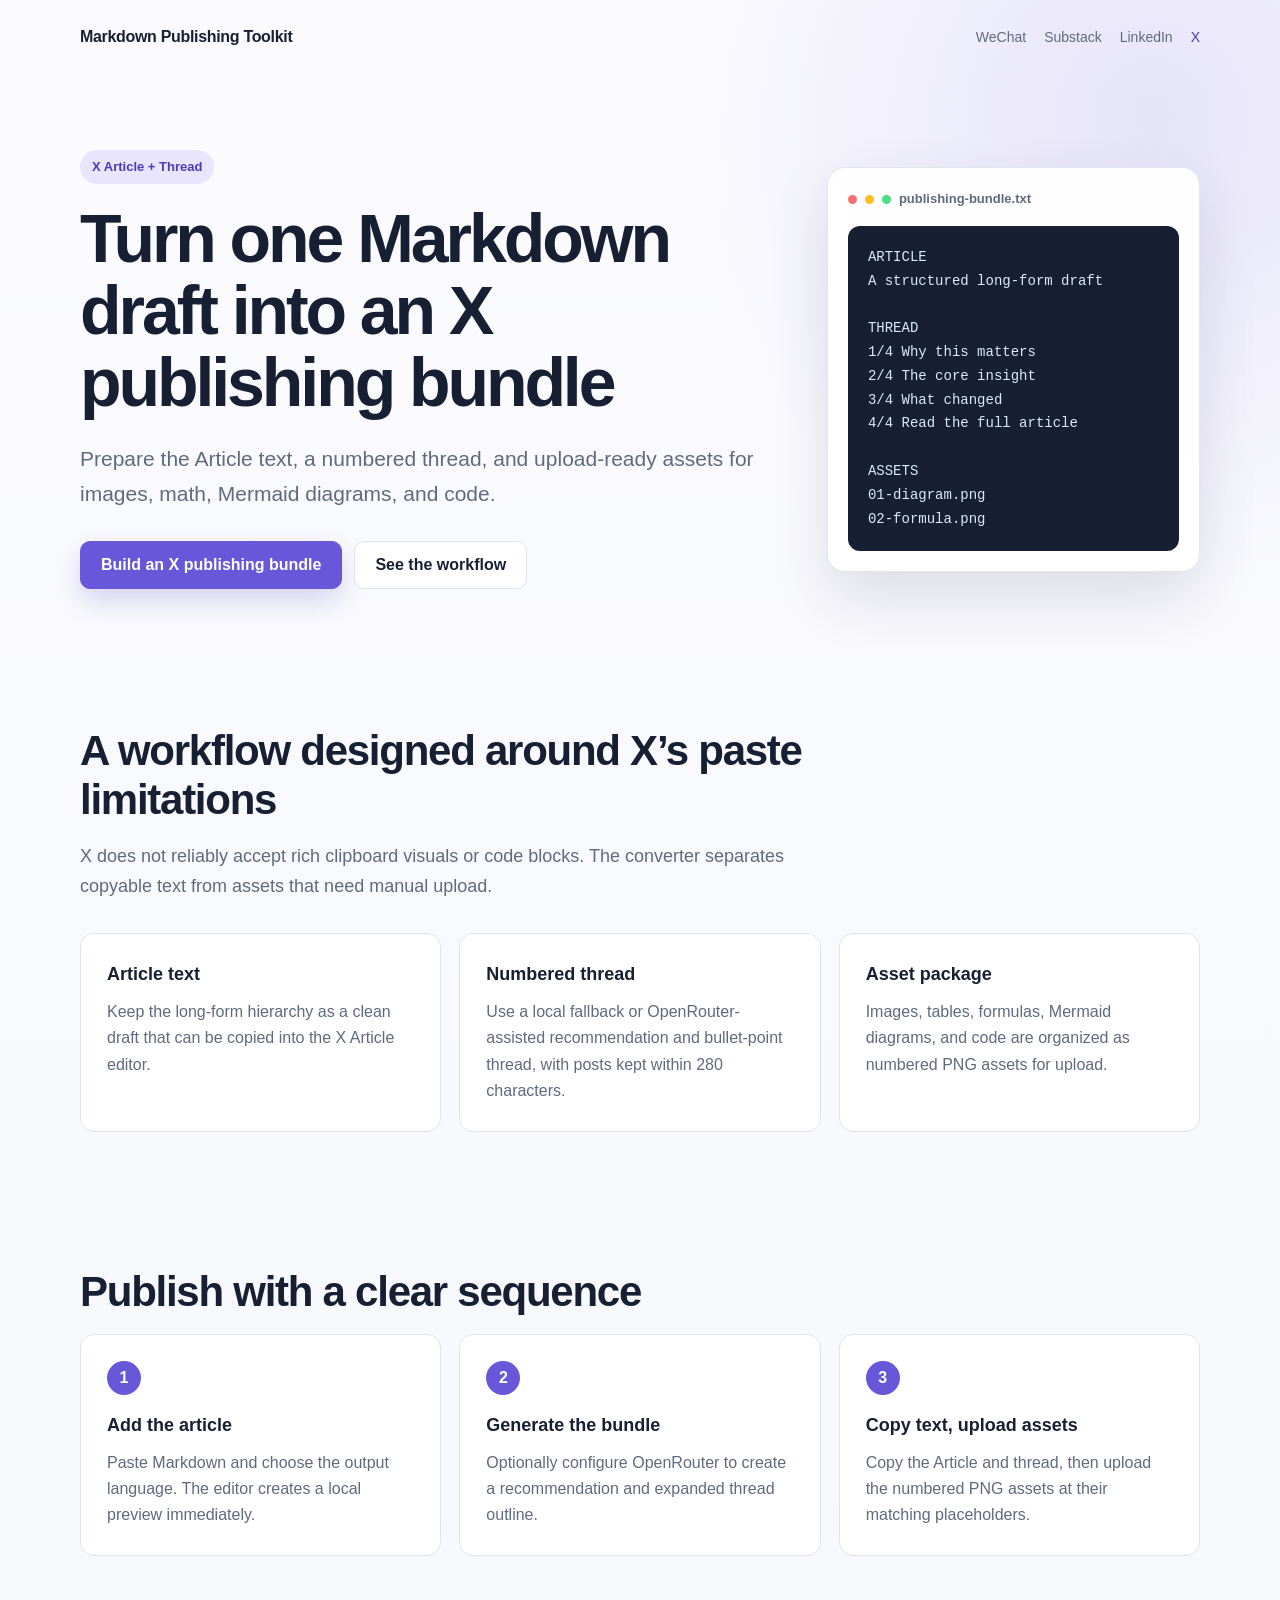
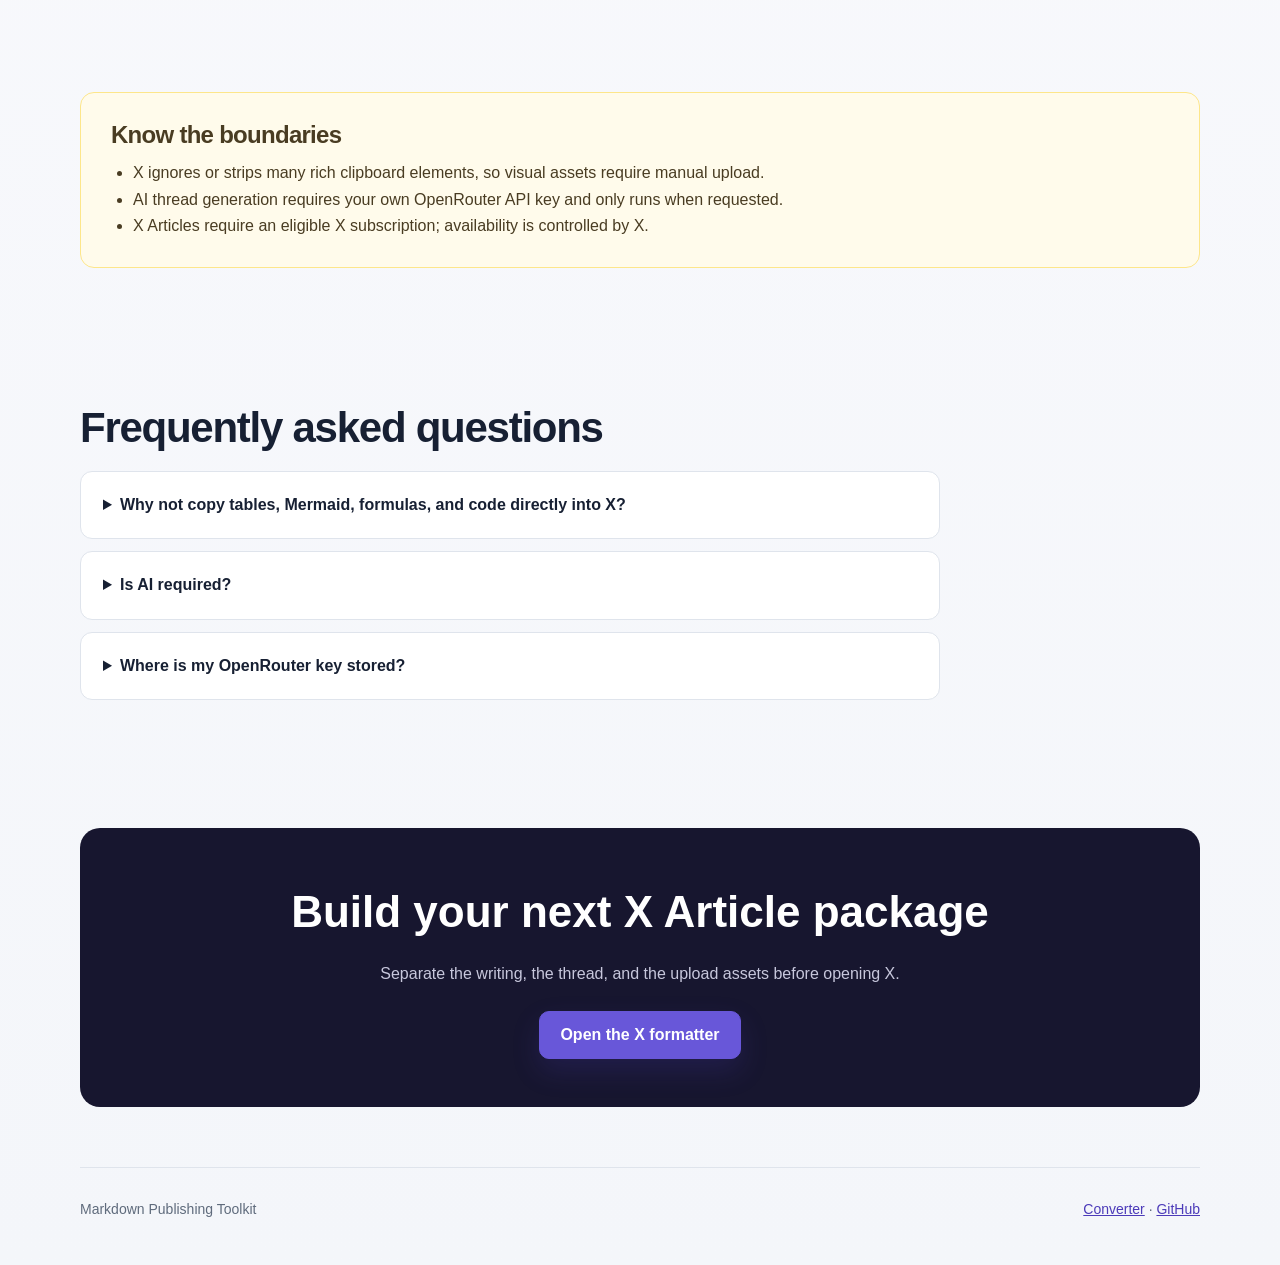
<file: x-article-thread/index.html>
<!doctype html>
<html lang="en">
<head>
    <meta charset="utf-8"><meta name="viewport" content="width=device-width, initial-scale=1">
    <title>Markdown to X Article and Thread Generator｜Publishing Bundle</title>
    <meta name="description" content="Turn a Markdown article into an X Article draft and numbered thread. Prepare images, formulas, Mermaid diagrams, and code as downloadable publishing assets.">
    <meta name="robots" content="index, follow"><link rel="canonical" href="https://lizabethli.github.io/markdown-to-wechat-converter/x-article-thread/">
    <link rel="icon" type="image/svg+xml" href="../favicon.svg"><link rel="stylesheet" href="../styles/landing.css?v=20260824-seo-foundation">
    <meta property="og:type" content="website"><meta property="og:locale" content="en_US"><meta property="og:title" content="Markdown to X Article and Thread Generator"><meta property="og:description" content="Create an X Article draft, numbered thread, and upload-ready visual assets from Markdown."><meta property="og:url" content="https://lizabethli.github.io/markdown-to-wechat-converter/x-article-thread/"><meta property="og:image" content="https://lizabethli.github.io/markdown-to-wechat-converter/assets/og-image.png"><meta name="twitter:card" content="summary_large_image"><meta name="twitter:title" content="Markdown to X Article and Thread Generator"><meta name="twitter:description" content="Create an X Article draft, numbered thread, and upload-ready visual assets from Markdown."><meta name="twitter:image" content="https://lizabethli.github.io/markdown-to-wechat-converter/assets/og-image.png">
    <script async src="https://www.googletagmanager.com/gtag/js?id=G-353YL13KCR"></script><script>window.dataLayer=window.dataLayer||[];function gtag(){dataLayer.push(arguments)}gtag('js',new Date());gtag('config','G-353YL13KCR');</script>
    <script type="application/ld+json">{"@context":"https://schema.org","@type":"WebPage","name":"Markdown to X Article and Thread Generator","url":"https://lizabethli.github.io/markdown-to-wechat-converter/x-article-thread/","description":"Turn Markdown into an X Article draft, numbered thread, and upload-ready visual assets.","isPartOf":{"@type":"WebSite","name":"Markdown Publishing Toolkit","url":"https://lizabethli.github.io/markdown-to-wechat-converter/"}}</script>
</head>
<body>
    <header class="landing-shell landing-header"><a class="landing-brand" href="../">Markdown Publishing Toolkit</a><nav class="landing-nav" aria-label="Publishing guides"><a href="../wechat/">WeChat</a><a href="../substack/">Substack</a><a href="../linkedin/">LinkedIn</a><a href="../x-article-thread/" aria-current="page">X</a></nav></header>
    <main>
        <section class="landing-shell landing-hero"><div><span class="landing-eyebrow">X Article + Thread</span><h1>Turn one Markdown draft into an X publishing bundle</h1><p class="landing-lead">Prepare the Article text, a numbered thread, and upload-ready assets for images, math, Mermaid diagrams, and code.</p><div class="landing-actions"><a class="landing-button" href="../?channel=x-article-thread">Build an X publishing bundle</a><a class="landing-button secondary" href="#how-it-works">See the workflow</a></div></div><div class="format-card"><div class="format-card-header"><i class="format-dot"></i><i class="format-dot"></i><i class="format-dot"></i><span>publishing-bundle.txt</span></div><pre>ARTICLE
A structured long-form draft

THREAD
1/4 Why this matters
2/4 The core insight
3/4 What changed
4/4 Read the full article

ASSETS
01-diagram.png
02-formula.png</pre></div></section>
        <section class="landing-shell landing-section"><h2>A workflow designed around X’s paste limitations</h2><p class="section-intro">X does not reliably accept rich clipboard visuals or code blocks. The converter separates copyable text from assets that need manual upload.</p><div class="feature-grid"><article class="feature-card"><h3>Article text</h3><p>Keep the long-form hierarchy as a clean draft that can be copied into the X Article editor.</p></article><article class="feature-card"><h3>Numbered thread</h3><p>Use a local fallback or OpenRouter-assisted recommendation and bullet-point thread, with posts kept within 280 characters.</p></article><article class="feature-card"><h3>Asset package</h3><p>Images, tables, formulas, Mermaid diagrams, and code are organized as numbered PNG assets for upload.</p></article></div></section>
        <section id="how-it-works" class="landing-shell landing-section"><h2>Publish with a clear sequence</h2><div class="step-grid"><article class="step-card"><span class="step-number">1</span><h3>Add the article</h3><p>Paste Markdown and choose the output language. The editor creates a local preview immediately.</p></article><article class="step-card"><span class="step-number">2</span><h3>Generate the bundle</h3><p>Optionally configure OpenRouter to create a recommendation and expanded thread outline.</p></article><article class="step-card"><span class="step-number">3</span><h3>Copy text, upload assets</h3><p>Copy the Article and thread, then upload the numbered PNG assets at their matching placeholders.</p></article></div></section>
        <section class="landing-shell landing-section"><div class="limit-box"><h2>Know the boundaries</h2><ul><li>X ignores or strips many rich clipboard elements, so visual assets require manual upload.</li><li>AI thread generation requires your own OpenRouter API key and only runs when requested.</li><li>X Articles require an eligible X subscription; availability is controlled by X.</li></ul></div></section>
        <section class="landing-shell landing-section"><h2>Frequently asked questions</h2><div class="faq-list"><details><summary>Why not copy tables, Mermaid, formulas, and code directly into X?</summary><p>The X editor does not reliably preserve those clipboard formats. Exporting them as numbered images produces a more predictable publishing workflow.</p></details><details><summary>Is AI required?</summary><p>No. The page can create a local publishing preview. AI is optional for the recommendation and expanded thread plan.</p></details><details><summary>Where is my OpenRouter key stored?</summary><p>It is saved in your browser’s local storage and sent only to OpenRouter when you explicitly request translation or X generation.</p></details></div></section>
        <section class="landing-shell landing-cta"><h2>Build your next X Article package</h2><p>Separate the writing, the thread, and the upload assets before opening X.</p><a class="landing-button" href="../?channel=x-article-thread">Open the X formatter</a></section>
    </main>
    <footer class="landing-shell landing-footer"><span>Markdown Publishing Toolkit</span><span><a href="../">Converter</a> · <a href="https://github.com/LizabethLi/markdown-to-wechat-converter">GitHub</a></span></footer>
</body></html>
</file>
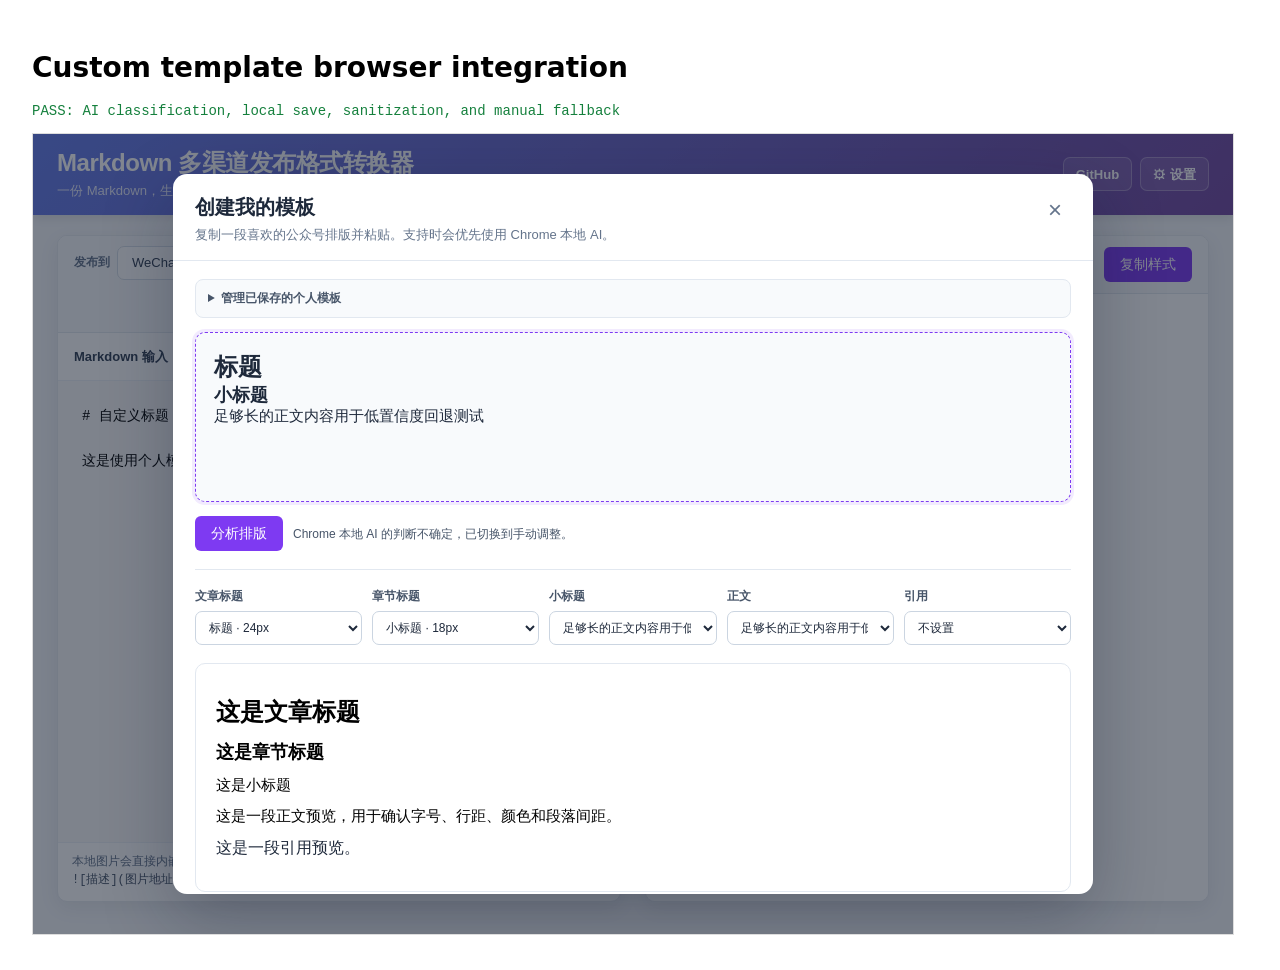
<file: tests/browser-custom-template-integration.html>
<!doctype html>
<meta charset="utf-8">
<title>Custom template browser integration</title>
<style>body{font:14px system-ui;padding:24px} .pass{color:#15803d}.fail{color:#b91c1c} iframe{width:1200px;height:800px;border:1px solid #ddd}</style>
<h1>Custom template browser integration</h1>
<pre id="result">RUNNING</pre>
<iframe id="app" src="../index.html"></iframe>
<script>
const result = document.getElementById('result');
const assert = (condition, message) => { if (!condition) throw new Error(message); };
const waitFor = async (check, timeout = 5000) => {
  const start = Date.now();
  while (Date.now() - start < timeout) {
    const value = check();
    if (value) return value;
    await new Promise(resolve => setTimeout(resolve, 40));
  }
  throw new Error('Timed out');
};

document.getElementById('app').addEventListener('load', async event => {
  const win = event.currentTarget.contentWindow;
  const doc = event.currentTarget.contentDocument;
  try {
    win.localStorage.removeItem('wechat-custom-templates-v1');
    await waitFor(() => win.App && win.App.isInitialized);
    assert(doc.getElementById('customTemplateButton'), 'missing custom template button');
    assert(win.CustomTemplateUI, 'missing CustomTemplateUI');

    win.CustomTemplateUI.open();
    const paste = doc.getElementById('customTemplatePaste');
    const clipboard = new win.DataTransfer();
    clipboard.setData('text/html', '<p style="font-size:17px;background-image:url(https://tracker.invalid/pixel.png)">安全粘贴内容</p><video src="https://tracker.invalid/video.mp4"></video><img src="https://tracker.invalid/image.png">');
    paste.dispatchEvent(new win.ClipboardEvent('paste', { clipboardData: clipboard, bubbles: true, cancelable: true }));
    assert(/安全粘贴内容/.test(paste.textContent), 'safe pasted text was not inserted');
    assert(!paste.querySelector('img,video,audio,source,track'), 'resource-loading pasted elements were retained');
    assert(!paste.querySelector('p').style.backgroundImage, 'resource-loading pasted CSS was retained');
    paste.innerHTML = `
      <h1 style="font-size:25px;font-weight:800;text-align:center;color:#123456">参考标题</h1>
      <h2 style="font-size:19px;font-weight:700;border-left:4px solid #2563eb;padding-left:10px">章节标题</h2>
      <p style="font-size:15px;line-height:1.9;color:#222;margin:12px 0">这是一段足够长的参考正文，用来帮助系统识别正文排版样式。</p>
      <blockquote style="font-size:15px;line-height:1.9;background:#f8fafc;padding:12px 16px">参考引用</blockquote>
      <script>window.__unsafeExecuted = true<\/script>`;

    win.LanguageModel = {
      async availability() { return 'available'; },
      async create() {
        return {
          async prompt(_prompt, options) {
            assert(options.responseConstraint, 'missing structured output schema');
            return JSON.stringify({ h1:'style-1', h2:'style-2', h3:'', paragraph:'style-3', blockquote:'style-4' });
          },
          destroy() {}
        };
      }
    };

    await win.CustomTemplateUI.analyze();
    assert(!win.__unsafeExecuted, 'pasted script executed');
    assert(doc.getElementById('customTemplateResult').hidden === false, 'result step stayed hidden');
    assert(/本地 AI/.test(doc.getElementById('customTemplateStatus').textContent), 'AI path was not reported');
    doc.getElementById('customTemplateName').value = '浏览器测试模板';
    win.CustomTemplateUI.save();
    assert(paste.innerHTML === '', 'pasted source remained in the hidden dialog after save');

    const saved = JSON.parse(win.localStorage.getItem('wechat-custom-templates-v1'));
    assert(saved.length === 1, 'template was not saved locally');
    assert(!saved[0].styles.h1.width, 'sandbox width leaked into the template');
    assert(!saved[0].styles.h1.display, 'sandbox display leaked into the template');
    assert(!saved[0].styles.h1.border, 'zero-width browser defaults leaked into the template');
    assert(win.TemplateManager.get(saved[0].id), 'saved template was not registered');
    assert(doc.getElementById('templateSelect').value === saved[0].id, 'saved template was not selected');
    doc.getElementById('markdownInput').value = '# 自定义标题\n\n这是使用个人模板渲染的正文。';
    await win.UIController.updateOutput();
    await waitFor(() => doc.querySelector('#preview h1'));
    assert(doc.querySelector('#preview h1').style.fontSize === '25px', 'custom heading style was not rendered');
    assert(doc.querySelector('#preview p').style.fontSize === '15px', 'custom paragraph style was not rendered');

    const savedId = saved[0].id;
    win.CustomTemplateUI.rename(savedId, '已重命名模板');
    assert(win.CustomTemplateManager.loadDefinitions()[0].name === '已重命名模板', 'template was not renamed');
    const exported = win.CustomTemplateUI.exportJson(false);
    assert(/已重命名模板/.test(exported), 'template export did not include saved template');
    win.CustomTemplateUI.remove(savedId);
    assert(!win.TemplateManager.get(savedId), 'deleted template remained registered');
    assert(win.CustomTemplateManager.loadDefinitions().length === 0, 'deleted template remained in storage');
    win.CustomTemplateUI.importJson(exported);
    assert(win.TemplateManager.get(savedId), 'imported template was not registered');

    win.CustomTemplateUI.open();
    paste.innerHTML = '<p style="font-size:16px;line-height:1.8">手动回退正文</p>';
    win.LanguageModel = undefined;
    await win.CustomTemplateUI.analyze();
    assert(/手动/.test(doc.getElementById('customTemplateStatus').textContent), 'manual fallback was not shown');

    win.CustomTemplateUI.open();
    paste.innerHTML = `
      <h1 style="font-size:24px">标题</h1>
      <h2 style="font-size:18px">小标题</h2>
      <p style="font-size:15px">足够长的正文内容用于低置信度回退测试</p>`;
    win.LanguageModel = {
      async availability() { return 'available'; },
      async create() { return { async prompt() { return JSON.stringify({h1:'missing',h2:'',h3:'',paragraph:'',blockquote:''}); }, destroy() {} }; }
    };
    await win.CustomTemplateUI.analyze();
    assert(/不确定/.test(doc.getElementById('customTemplateStatus').textContent), 'low-confidence AI output was not explained');

    result.className = 'pass';
    result.textContent = 'PASS: AI classification, local save, sanitization, and manual fallback';
  } catch (error) {
    result.className = 'fail';
    result.textContent = `FAIL: ${error.stack || error}`;
  }
});
</script>
</file>
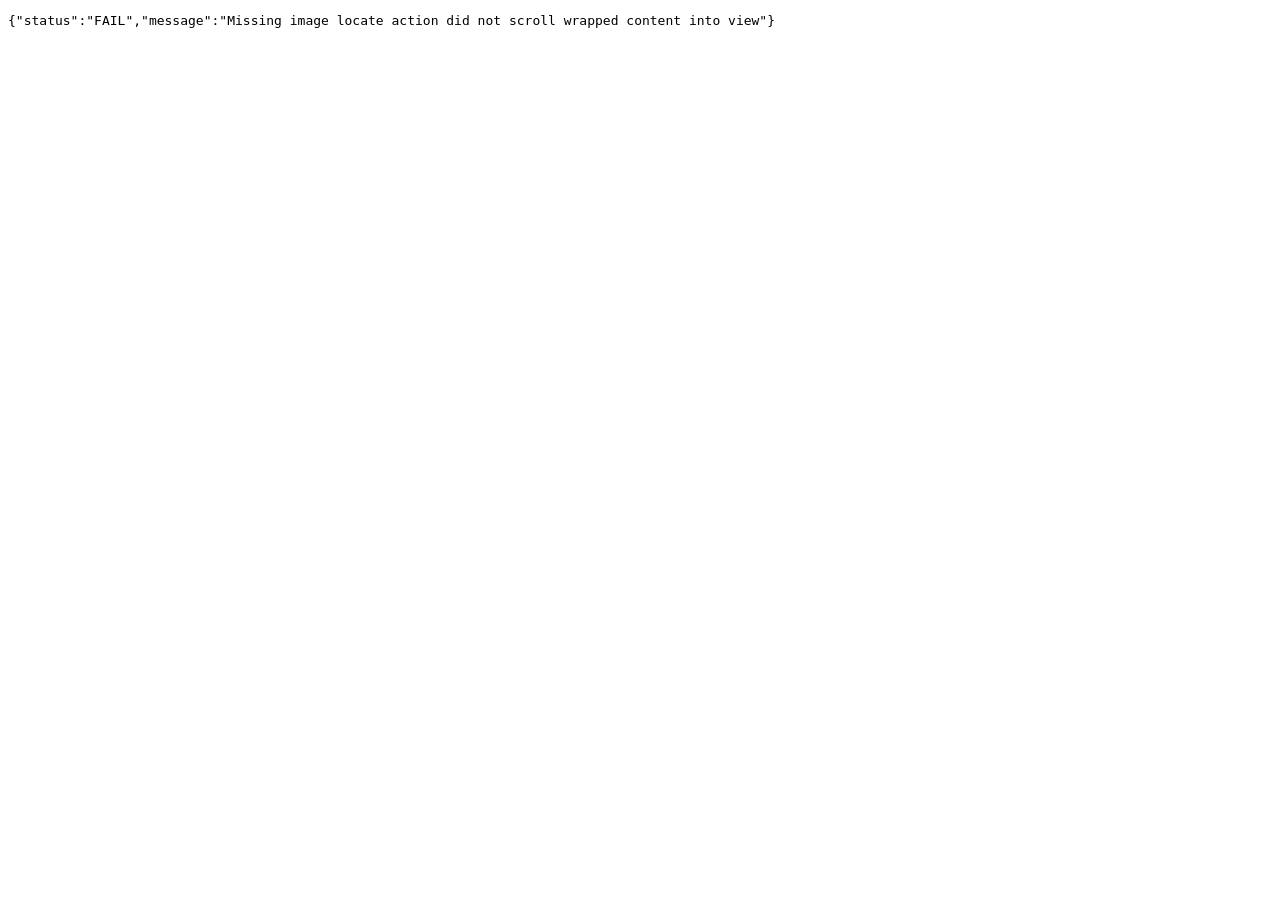
<file: tests/browser-image-integration.html>
<!doctype html>
<html lang="zh-CN">
<head>
    <meta charset="utf-8">
    <title>Local image browser integration test</title>
</head>
<body>
    <pre id="result" data-status="running">RUNNING</pre>
    <iframe id="app" src="../index.html" hidden></iframe>
    <script>
        const result = document.getElementById('result');
        const appFrame = document.getElementById('app');

        const assert = (condition, message) => {
            if (!condition) throw new Error(message);
        };

        const waitFor = async (predicate, timeoutMs = 10000) => {
            const startedAt = Date.now();
            while (!predicate()) {
                if (Date.now() - startedAt > timeoutMs) {
                    throw new Error('Timed out waiting for application scripts');
                }
                await new Promise(resolve => setTimeout(resolve, 50));
            }
        };

        appFrame.addEventListener('load', async () => {
            try {
                const appWindow = appFrame.contentWindow;
                const appDocument = appFrame.contentDocument;
                await waitFor(() => (
                    appWindow.UIController
                    && appWindow.ImageHandler
                    && appWindow.ChannelConverter
                    && typeof appWindow.marked === 'function'
                ));

                if (!appWindow.App || !appWindow.App.isInitialized) {
                    appWindow.UIController.initializeElements();
                    appWindow.UIController.bindEvents();
                }

                const markdownInput = appDocument.getElementById('markdownInput');
                markdownInput.value = [
                    '# Local image test',
                    '',
                    '![[Pasted image 20260818133657.png]]',
                    '',
                    '这是一段没有手动换行、但会在编辑器中自动折成很多视觉行的正文。'.repeat(220),
                    '',
                    '![[Missing diagram.png]]'
                ].join('\n');
                markdownInput.selectionStart = markdownInput.value.length;
                markdownInput.selectionEnd = markdownInput.value.length;

                const pngBinary = appWindow.atob(
                    'iVBORw0KGgoAAAANSUhEUgAAAAEAAAABCAQAAAC1HAwCAAAAC0lEQVR42mP8/x8AAusB9Wl2nUwAAAAASUVORK5CYII='
                );
                const pngBytes = new appWindow.Uint8Array(pngBinary.length);
                for (let index = 0; index < pngBinary.length; index += 1) {
                    pngBytes[index] = pngBinary.charCodeAt(index);
                }
                const localImage = new appWindow.File(
                    [pngBytes],
                    'Pasted image 20260818133657.png',
                    { type: 'image/png' }
                );

                const imageFileInput = appDocument.getElementById('imageFileInput');
                Object.defineProperty(imageFileInput, 'files', {
                    configurable: true,
                    value: [localImage]
                });
                imageFileInput.dispatchEvent(new appWindow.Event('change', { bubbles: true }));
                await waitFor(() => (
                    appWindow.ImageHandler.getLocalImageReferenceStatus(markdownInput.value).loaded === 1
                ));
                assert(
                    markdownInput.value.includes('![[Pasted image 20260818133657.png]]'),
                    'Obsidian image reference was not kept in the editor'
                );
                assert(
                    !markdownInput.value.includes('data:image/png;base64,'),
                    'Editor still exposes embedded Base64 image data'
                );

                const localImageStatus = appDocument.getElementById('localImageStatus');
                const locateMissingImageButton = appDocument.getElementById('locateMissingImageButton');
                assert(
                    localImageStatus.textContent.includes('Missing diagram.png'),
                    'Missing image status does not identify the exact file name'
                );
                assert(!locateMissingImageButton.hidden, 'Missing image locate action is hidden');
                markdownInput.scrollTop = 0;
                locateMissingImageButton.click();
                assert(
                    markdownInput.value.slice(markdownInput.selectionStart, markdownInput.selectionEnd)
                        === '![[Missing diagram.png]]',
                    'Missing image locate action did not select the exact Markdown reference'
                );
                assert(
                    markdownInput.scrollTop > 0,
                    'Missing image locate action did not scroll wrapped content into view'
                );

                markdownInput.value = markdownInput.value.replace('\n\n![[Missing diagram.png]]', '');

                await appWindow.UIController.updateOutput();
                const preview = appDocument.getElementById('preview');
                const previewImage = preview.querySelector('img');
                assert(previewImage, 'WeChat preview does not contain an image');
                assert(
                    previewImage.getAttribute('src').startsWith('data:image/png;base64,'),
                    'Preview image is not self-contained'
                );
                assert(
                    !preview.textContent.includes('Pasted image 20260818133657'),
                    'Generated Obsidian image name is still visible as a caption'
                );

                let clipboardItem = null;
                appWindow.ClipboardItem = class ClipboardItemMock {
                    constructor(data) {
                        this.data = data;
                        clipboardItem = this;
                    }
                };
                Object.defineProperty(appWindow.navigator, 'clipboard', {
                    configurable: true,
                    value: {
                        write: async () => {},
                        writeText: async () => {}
                    }
                });

                await appWindow.UIController.copyPreview();
                assert(clipboardItem, 'Rich clipboard item was not created');
                const copiedHtml = await clipboardItem.data['text/html'].text();
                assert(copiedHtml.includes('<img'), 'Copied HTML does not contain an image');
                assert(
                    copiedHtml.includes('data:image/png;base64,'),
                    'Copied HTML does not contain the embedded image data'
                );

                markdownInput.value = '# Clipboard image';
                markdownInput.selectionStart = markdownInput.value.length;
                markdownInput.selectionEnd = markdownInput.value.length;
                const pasteEvent = new appWindow.Event('paste', { bubbles: true, cancelable: true });
                Object.defineProperty(pasteEvent, 'clipboardData', {
                    value: {
                        items: [],
                        files: [],
                        getData: (type) => type === 'text/plain'
                            ? '[data-uri]'
                            : ''
                    }
                });
                markdownInput.dispatchEvent(pasteEvent);
                await waitFor(() => markdownInput.value.includes('local-image://asset-'));
                assert(pasteEvent.defaultPrevented, 'Base64 clipboard paste was not intercepted');
                assert(
                    !markdownInput.value.includes('data:image/png;base64,'),
                    'Clipboard Base64 data is still visible in the editor'
                );
                await appWindow.UIController.updateOutput();
                assert(
                    preview.querySelector('img').getAttribute('src').startsWith('data:image/png;base64,'),
                    'Clipboard image does not render after compact paste'
                );

                markdownInput.value = [
                    '# Existing embedded image',
                    '',
                    '![legacy]([data-uri])'
                ].join('\n');
                markdownInput.selectionStart = markdownInput.value.length;
                markdownInput.selectionEnd = markdownInput.value.length;
                await appWindow.UIController.updateOutput();
                assert(
                    markdownInput.value.includes('local-image://asset-'),
                    'Existing Base64 Markdown was not compacted to a short reference'
                );
                assert(
                    !markdownInput.value.includes('data:image/png;base64,'),
                    'Existing Base64 data is still visible after compaction'
                );
                assert(
                    preview.querySelector('img').getAttribute('src').startsWith('data:image/png;base64,'),
                    'Compacted image no longer renders in preview'
                );

                result.dataset.status = 'passed';
                result.textContent = JSON.stringify({
                    status: 'PASS',
                    fileInputEventImportedImage: true,
                    editorKeptShortImageReference: true,
                    editorHidesBase64Data: true,
                    previewHasEmbeddedImage: true,
                    missingImageNameShown: true,
                    missingImageReferenceLocated: true,
                    generatedImageCaptionHidden: true,
                    clipboardHtmlHasEmbeddedImage: true,
                    clipboardBase64PasteCompacted: true,
                    existingBase64WasCompacted: true
                });
            } catch (error) {
                result.dataset.status = 'failed';
                result.textContent = JSON.stringify({
                    status: 'FAIL',
                    message: error && error.message ? error.message : String(error)
                });
            }
        });
    </script>
</body>
</html>
</file>
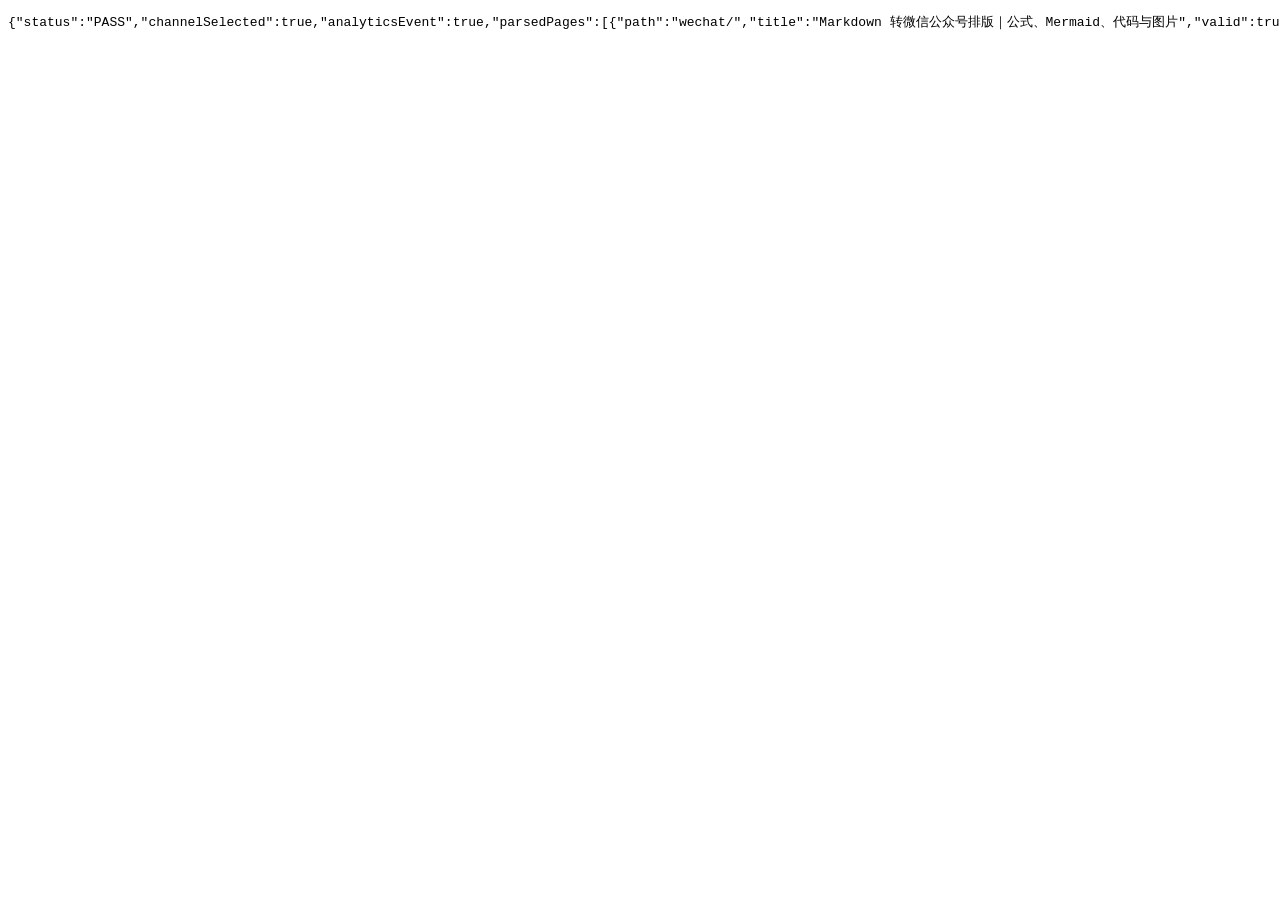
<file: tests/browser-seo-integration.html>
<!doctype html>
<html lang="en">
<head><meta charset="utf-8"><title>SEO browser integration test</title></head>
<body>
    <pre id="result" data-status="running">RUNNING</pre>
    <iframe id="app" src="../?channel=linkedin" style="position:absolute;left:-10000px;top:0;width:1280px;height:800px;border:0"></iframe>
    <script>
        const result = document.getElementById('result');
        const appFrame = document.getElementById('app');
        const waitFor = async (predicate, timeoutMs = 15000) => {
            const startedAt = Date.now();
            while (!predicate()) {
                if (Date.now() - startedAt > timeoutMs) throw new Error('Timed out waiting for app');
                await new Promise(resolve => setTimeout(resolve, 50));
            }
        };

        appFrame.addEventListener('load', async () => {
            try {
                const appWindow = appFrame.contentWindow;
                const appDocument = appFrame.contentDocument;
                await waitFor(() => appWindow.App && appWindow.App.isInitialized);

                const channelSelected = appDocument.getElementById('channelSelect').value === 'linkedin'
                    && appWindow.UIController.currentChannel === 'linkedin';
                const analyticsEvent = (appWindow.dataLayer || []).some(entry => (
                    entry && entry[0] === 'event' && entry[1] === 'channel_selected'
                    && entry[2] && entry[2].channel === 'linkedin'
                ));
                const pages = [
                    ['wechat/', 'wechat'],
                    ['substack/', 'substack'],
                    ['linkedin/', 'linkedin'],
                    ['x-article-thread/', 'x-article-thread']
                ];
                const parsedPages = await Promise.all(pages.map(async ([path, channel]) => {
                    const response = await fetch(`../${path}`);
                    const documentText = await response.text();
                    const parsed = new DOMParser().parseFromString(documentText, 'text/html');
                    const canonical = parsed.querySelector('link[rel="canonical"]');
                    const cta = parsed.querySelector(`a[href*="channel=${channel}"]`);
                    const structuredData = parsed.querySelector('script[type="application/ld+json"]');
                    JSON.parse(structuredData.textContent);
                    return {
                        path,
                        title: parsed.title,
                        valid: response.ok
                            && !!parsed.querySelector('h1')
                            && !!parsed.querySelector('meta[name="description"]')
                            && !!parsed.querySelector('meta[property="og:image"]')
                            && canonical && canonical.href.endsWith(`/${path}`)
                            && !!cta
                    };
                }));
                const sitemapText = await (await fetch('../sitemap.xml')).text();
                const sitemap = new DOMParser().parseFromString(sitemapText, 'application/xml');
                const sitemapLocations = Array.from(sitemap.querySelectorAll('loc')).map(node => node.textContent);
                const uniqueTitles = new Set(parsedPages.map(page => page.title)).size === pages.length;
                const sitemapComplete = pages.every(([path]) => sitemapLocations.some(location => location.endsWith(`/${path}`)));
                const passed = channelSelected
                    && analyticsEvent
                    && parsedPages.every(page => page.valid)
                    && uniqueTitles
                    && sitemapComplete;

                result.dataset.status = passed ? 'passed' : 'failed';
                result.textContent = JSON.stringify({
                    status: passed ? 'PASS' : 'FAIL',
                    channelSelected,
                    analyticsEvent,
                    parsedPages,
                    uniqueTitles,
                    sitemapComplete
                });
            } catch (error) {
                result.dataset.status = 'failed';
                result.textContent = JSON.stringify({ status: 'FAIL', message: error.message || String(error) });
            }
        });
    </script>
</body>
</html>
</file>
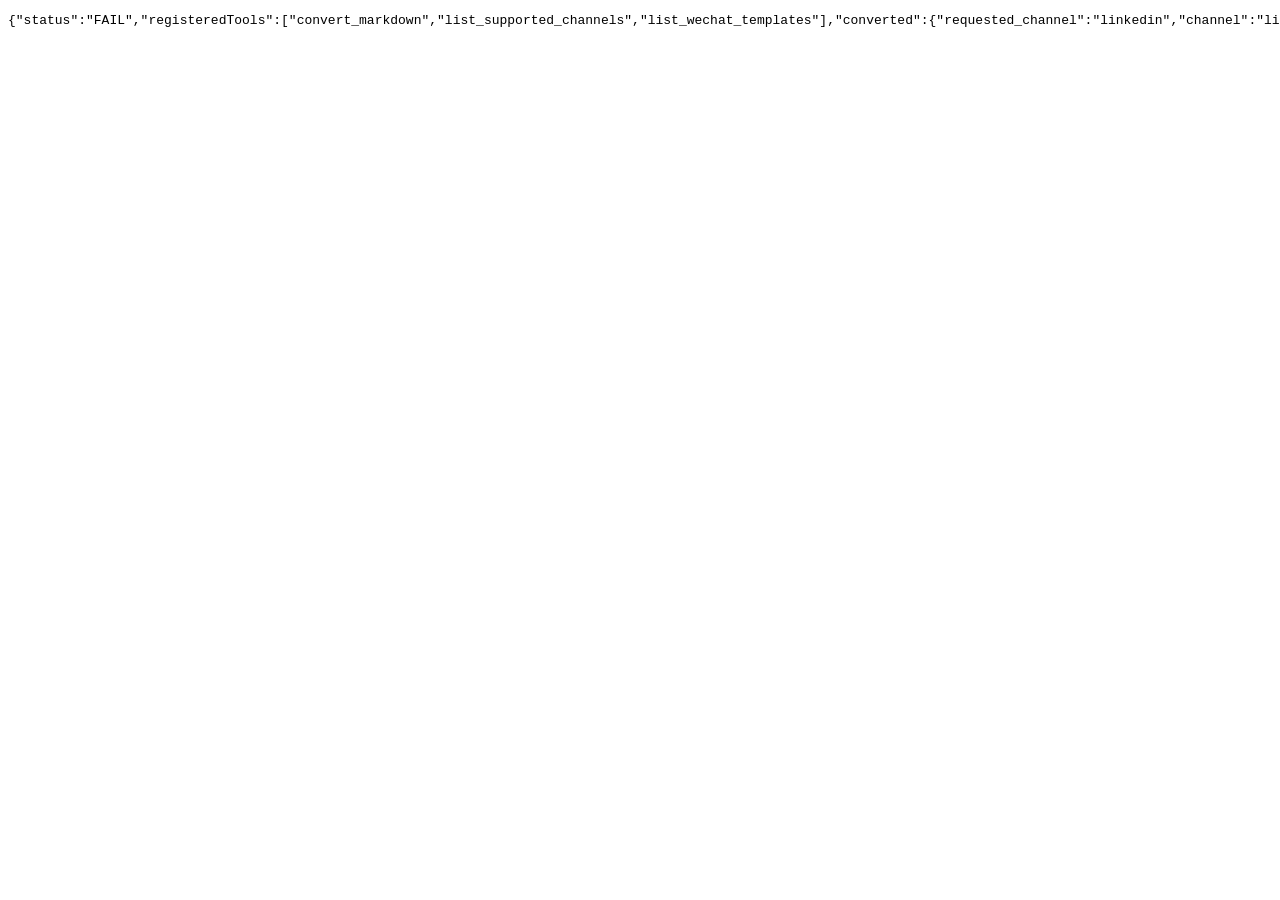
<file: tests/browser-webmcp-integration.html>
<!doctype html>
<html lang="zh-CN">
<head>
    <meta charset="utf-8">
    <title>WebMCP browser integration test</title>
</head>
<body>
    <pre id="result" data-status="running">RUNNING</pre>
    <iframe
        id="app"
        src="../index.html"
        style="position:absolute;left:-10000px;top:0;width:1280px;height:800px;border:0"
    ></iframe>
    <script>
        const result = document.getElementById('result');
        const appFrame = document.getElementById('app');

        const waitFor = async (predicate, timeoutMs = 15000) => {
            const startedAt = Date.now();
            while (!predicate()) {
                if (Date.now() - startedAt > timeoutMs) throw new Error('Timed out waiting for app');
                await new Promise(resolve => setTimeout(resolve, 50));
            }
        };

        appFrame.addEventListener('load', async () => {
            try {
                const appWindow = appFrame.contentWindow;
                const appDocument = appFrame.contentDocument;
                await waitFor(() => appWindow.App && appWindow.App.isInitialized && appWindow.WebMCPTools);

                appWindow.WebMCPTools.destroy();
                const registrations = [];
                Object.defineProperty(appDocument, 'modelContext', {
                    configurable: true,
                    value: {
                        registerTool: async (tool, options) => {
                            registrations.push({ tool, options });
                        }
                    }
                });

                const registered = await appWindow.WebMCPTools.init();
                const convertTool = registrations.find(({ tool }) => tool.name === 'convert_markdown').tool;
                const channelsTool = registrations.find(({ tool }) => tool.name === 'list_supported_channels').tool;
                const converted = await convertTool.execute({
                    markdown: '# WebMCP\n\nA **rich** article.',
                    channel: 'linkedin',
                    output_language: 'zh'
                });
                const activeTemplateBefore = appWindow.TemplateManager.activeId;
                const wechatConverted = await convertTool.execute({
                    markdown: '# WeChat WebMCP',
                    channel: 'wechat',
                    theme: 'blue',
                    template: 'wechat-magazine',
                    mode: 'standard'
                });
                const xConverted = await convertTool.execute({
                    markdown: '# X WebMCP\n\nA short article.',
                    channel: 'x'
                });
                const channels = await channelsTool.execute({});
                const registrationSignal = registrations[0].options.signal;
                appWindow.WebMCPTools.destroy();

                const passed = registered
                    && registrations.length === 3
                    && converted.ok
                    && converted.result.requested_channel === 'linkedin'
                    && converted.result.channel === 'substack'
                    && converted.result.output_format === 'markdown_and_html'
                    && converted.result.preview_html.includes('<h1')
                    && wechatConverted.ok
                    && wechatConverted.result.template_used === 'wechat-magazine'
                    && wechatConverted.result.theme_color_used === '#2563EB'
                    && wechatConverted.result.output.includes('#2563EB')
                    && appWindow.TemplateManager.activeId === activeTemplateBefore
                    && xConverted.ok
                    && xConverted.result.output_format === 'publishing_bundle'
                    && Array.isArray(xConverted.result.data.threadPosts)
                    && channels.result.channels.some(channel => (
                        channel.id === 'substack' && channel.aliases.includes('linkedin')
                    ))
                    && registrationSignal.aborted;

                result.dataset.status = passed ? 'passed' : 'failed';
                result.textContent = JSON.stringify({
                    status: passed ? 'PASS' : 'FAIL',
                    registeredTools: registrations.map(({ tool }) => tool.name),
                    converted: converted.result,
                    wechat: {
                        template: wechatConverted.result.template_used,
                        theme: wechatConverted.result.theme_used,
                        activeTemplateUnchanged: appWindow.TemplateManager.activeId === activeTemplateBefore
                    },
                    x: {
                        outputFormat: xConverted.result.output_format,
                        threadPosts: xConverted.result.data && xConverted.result.data.threadPosts.length
                    },
                    signalAborted: registrationSignal.aborted
                });
            } catch (error) {
                result.dataset.status = 'failed';
                result.textContent = JSON.stringify({
                    status: 'FAIL',
                    message: error && error.message ? error.message : String(error)
                });
            }
        });
    </script>
</body>
</html>
</file>
<file: styles/main.css>
* {
    margin: 0;
    padding: 0;
    box-sizing: border-box;
}

/* MathJax SVG 样式优化 */
.MathJax {
    outline: 0;
    text-align: center;
    display: inline-block !important;
    vertical-align: middle;
}

.MathJax_SVG {
    display: inline-block;
    max-width: 100%;
    overflow-x: auto;
    overflow-y: hidden;
}

.MathJax_SVG_Display {
    margin: 1em 0;
    text-align: center;
    overflow-x: auto;
    overflow-y: hidden;
    max-width: 100%;
}

html {
    height: 100%;
}

body {
    font-family: -apple-system, BlinkMacSystemFont, 'Segoe UI', 'PingFang SC', 'Hiragino Sans GB', 'Microsoft YaHei', sans-serif;
    background: #f5f7fa;
    min-height: 100vh;
    height: 100vh;
    display: flex;
    flex-direction: column;
    overflow: hidden;
}

.markdown-input-hint {
    padding: 9px 14px 12px;
    color: #64748b;
    font-size: 12px;
    line-height: 1.5;
    border-top: 1px solid #eef2f7;
}

.markdown-input-hint code {
    color: #475569;
    font-family: ui-monospace, SFMono-Regular, Menlo, Monaco, Consolas, monospace;
}

.image-import-toolbar {
    display: flex;
    align-items: center;
    justify-content: space-between;
    gap: 16px;
    min-height: 48px;
    padding: 8px 16px;
    color: #64748b;
    background: #ffffff;
    border-bottom: 1px solid #eef2f7;
    font-size: 12px;
}

.editor-section-title {
    color: #334155;
    font-size: 13px;
    font-weight: 700;
}

.image-import-actions {
    display: flex;
    align-items: center;
    justify-content: flex-end;
    gap: 10px;
    min-width: 0;
}

#localImageStatus:empty {
    display: none;
}

#localImageStatus {
    max-width: min(320px, 42vw);
    overflow: hidden;
    white-space: nowrap;
    text-overflow: ellipsis;
}

.image-import-button {
    flex: 0 0 auto;
    padding: 6px 9px;
    color: #475569;
    background: #ffffff;
    border: 1px solid #d7dee8;
    border-radius: 6px;
    font-size: 12px;
    font-weight: 600;
    cursor: pointer;
}

.image-import-button:hover {
    color: #5b21b6;
    background: #faf7ff;
    border-color: #c4b5fd;
}

.image-import-button.needs-attention {
    color: #92400e;
    background: #fffbeb;
    border-color: #f59e0b;
}

#localImageStatus.warning {
    color: #b45309;
    font-weight: 600;
}

.locate-missing-image-button {
    flex: 0 0 auto;
    padding: 4px 7px;
    color: #92400e;
    background: transparent;
    border: 1px solid #f59e0b;
    border-radius: 5px;
    font: inherit;
    font-size: 11px;
    font-weight: 700;
    cursor: pointer;
}

.locate-missing-image-button:hover,
.locate-missing-image-button:focus-visible {
    color: #78350f;
    background: #fef3c7;
    outline: none;
}

#markdownInput.is-image-dragover {
    outline: 2px dashed #2563eb;
    outline-offset: -5px;
    background: #eff6ff;
}

.copy-notice {
    display: none;
    margin: 10px 14px 0;
    padding: 9px 11px;
    color: #166534;
    background: #f0fdf4;
    border: 1px solid #bbf7d0;
    border-radius: 7px;
    font-size: 12px;
    line-height: 1.45;
}

.copy-notice.show {
    display: block;
}

.copy-notice.warning {
    color: #92400e;
    background: #fffbeb;
    border-color: #fde68a;
}

.language-toggle {
    display: inline-flex;
    padding: 3px;
    margin: 0;
    vertical-align: middle;
    background: #eef2f7;
    border: 1px solid #d7dee8;
    border-radius: 9px;
}

.language-toggle-btn {
    padding: 5px 11px;
    color: #536273;
    background: transparent;
    border: 0;
    border-radius: 6px;
    cursor: pointer;
    font: inherit;
    font-size: 13px;
    font-weight: 600;
    line-height: 1.2;
}

.language-toggle-btn:hover {
    color: #334155;
}

.language-toggle-btn.active {
    color: #1d4ed8;
    background: #ffffff;
    box-shadow: 0 1px 3px rgba(15, 23, 42, 0.14);
}

.language-toggle-btn:focus-visible {
    outline: 2px solid #2563eb;
    outline-offset: 2px;
}

.header {
    background: linear-gradient(135deg, #667eea 0%, #764ba2 100%);
    color: white;
    padding: 0.9rem 1.5rem;
    box-shadow: 0 2px 10px rgba(15, 23, 42, 0.12);
}

.header-inner {
    max-width: 1400px;
    margin: 0 auto;
    display: flex;
    align-items: center;
    justify-content: space-between;
    gap: 2rem;
}

.header-brand {
    min-width: 0;
}

.header h1 {
    margin: 0;
    font-size: clamp(1.25rem, 2vw, 1.6rem);
    font-weight: 700;
    line-height: 1.25;
    letter-spacing: -0.02em;
}

.header p {
    margin-top: 0.25rem;
    opacity: 0.84;
    font-size: 0.82rem;
    line-height: 1.35;
}

.hero-actions {
    display: flex;
    align-items: center;
    justify-content: flex-end;
    gap: 0.5rem;
    flex: 0 0 auto;
}

.header-action {
    display: inline-flex;
    align-items: center;
    justify-content: center;
    min-height: 34px;
    padding: 0.45rem 0.75rem;
    color: #ffffff;
    background: rgba(255, 255, 255, 0.1);
    border: 1px solid rgba(255, 255, 255, 0.28);
    border-radius: 7px;
    text-decoration: none;
    font: inherit;
    font-size: 0.82rem;
    font-weight: 600;
    line-height: 1;
    cursor: pointer;
    transition: background 0.15s ease, border-color 0.15s ease;
}

.header-action:hover {
    color: #ffffff;
    background: rgba(255, 255, 255, 0.2);
    border-color: rgba(255, 255, 255, 0.48);
}

.header-action-button {
    appearance: none;
}

.header-settings {
    position: relative;
}

.header .theme-panel {
    color: #1f2937;
    text-align: left;
}

.header .theme-panel a,
.header .theme-panel a:visited {
    color: #2563eb;
}

.header > .header-inner > .hero-actions > a:visited {
    color: #fff;
}

.container {
    flex: 1 1 auto;
    width: 100%;
    max-width: 1400px;
    margin: 0 auto;
    padding: 1.25rem 1.5rem 2rem;
    display: grid;
    grid-template-columns: 1fr 1fr;
    gap: 1.5rem;
    min-height: 0;
}

.panel {
    background: white;
    border: 1px solid #e6eaf0;
    border-radius: 10px;
    box-shadow: 0 6px 20px rgba(15, 23, 42, 0.07);
    display: flex;
    flex-direction: column;
    min-height: 0;
    overflow: hidden;
}

.panel-header {
    background: #f8fafc;
    min-height: 58px;
    padding: 0.65rem 1rem;
    border-bottom: 1px solid #e2e8f0;
    display: flex;
    justify-content: space-between;
    align-items: center;
}

.channel-controls {
    display: flex;
    align-items: center;
    flex-wrap: wrap;
    gap: 8px;
    width: 100%;
}

.control-field {
    display: inline-flex;
    align-items: center;
    gap: 7px;
}

.control-label {
    color: #64748b;
    font-size: 12px;
    font-weight: 600;
    white-space: nowrap;
}

.control-select {
    min-height: 34px;
    padding: 5px 30px 5px 10px;
    color: #334155;
    background: #ffffff;
    border: 1px solid #d7dee8;
    border-radius: 7px;
    font: inherit;
    font-size: 13px;
}

#channelSelect {
    width: 184px;
}

.style-selector {
    margin-left: auto;
}

.style-summary-button {
    display: inline-flex;
    align-items: center;
    gap: 6px;
    min-height: 34px;
    padding: 5px 9px;
    color: #475569;
    background: #ffffff;
    border: 1px solid #d7dee8;
    border-radius: 7px;
    font: inherit;
    font-size: 12px;
    cursor: pointer;
}

.style-summary-button:hover {
    color: #5b21b6;
    border-color: #c4b5fd;
}

.style-summary-label {
    color: #64748b;
    font-weight: 700;
}

.style-panel-field {
    display: grid;
    gap: 6px;
    padding: 6px 8px 12px;
    color: #475569;
    font-size: 12px;
    font-weight: 600;
}

.style-panel-field .control-select {
    width: 100%;
}

.style-panel-section-title {
    padding: 4px 8px 6px;
    color: #64748b;
    font-size: 12px;
    font-weight: 600;
}

.channel-reminder {
    display: none;
    margin: 0 1.5rem;
    margin-top: 0.75rem;
    margin-bottom: 0.75rem;
    padding: 0.75rem 1rem;
    border-radius: 8px;
    background: #fef3c7;
    border: 1px solid #fcd34d;
    color: #92400e;
    font-size: 0.85rem;
    line-height: 1.4;
}

.channel-reminder.show {
    display: flex;
    flex-wrap: wrap;
    align-items: center;
    gap: 0.35rem 0.65rem;
}

.channel-reminder-title {
    flex: 0 0 auto;
    font-size: 0.86rem;
}

.channel-reminder-description {
    flex: 1 1 360px;
}

.channel-reminder.x-workflow-reminder {
    background: #fff7ed;
    border-color: #fdba74;
    color: #9a3412;
}

.channel-reminder-steps {
    display: inline-flex;
    align-items: center;
    gap: 0.35rem;
    flex: 0 0 auto;
    color: #7c2d12;
    font-size: 0.77rem;
    font-weight: 700;
}

.channel-reminder-step {
    padding: 0.24rem 0.46rem;
    background: rgba(255, 255, 255, 0.72);
    border: 1px solid rgba(251, 146, 60, 0.38);
    border-radius: 999px;
}

.channel-reminder-steps i {
    font-style: normal;
    opacity: 0.65;
}

.panel-title {
    font-weight: 600;
    color: #334155;
    font-size: 1.1rem;
}

.btn {
    background: #7E3AF2;
    color: white;
    border: none;
    padding: 0.5rem 1rem;
    border-radius: 6px;
    cursor: pointer;
    font-size: 0.9rem;
    transition: all 0.2s;
}

.btn:hover {
    background: #6d28d9;
    transform: translateY(-1px);
}

.btn:active {
    transform: translateY(0);
}

.btn.success {
    background: #10b981;
}

.btn:disabled {
    cursor: not-allowed;
    opacity: 0.58;
    transform: none;
}

.panel-content {
    flex: 1;
    display: flex;
    flex-direction: column;
    min-height: 0;
}

.preview-empty-state {
    display: flex;
    min-height: 360px;
    padding: 48px 28px;
    align-items: center;
    justify-content: center;
    color: #64748b;
    text-align: center;
}

.preview-empty-content {
    max-width: 430px;
}

.preview-empty-title {
    margin-bottom: 8px;
    color: #334155;
    font-size: 17px;
    font-weight: 700;
}

.preview-empty-text {
    font-size: 13px;
    line-height: 1.6;
}

.load-example-button {
    flex: 0 0 auto;
    padding: 6px 9px;
    color: #5b21b6;
    background: #faf7ff;
    border: 1px solid #ddd6fe;
    border-radius: 6px;
    font: inherit;
    font-size: 12px;
    font-weight: 600;
    cursor: pointer;
}

.load-example-button:hover,
.load-example-button:focus-visible {
    background: #f3e8ff;
    outline: none;
}

.preview-capabilities {
    display: flex;
    justify-content: center;
    flex-wrap: wrap;
    gap: 7px;
    margin-top: 24px;
}

.preview-capability {
    padding: 5px 8px;
    color: #64748b;
    background: #f8fafc;
    border: 1px solid #e2e8f0;
    border-radius: 999px;
    font-size: 11px;
}

.preview-guide-links {
    display: flex;
    flex-wrap: wrap;
    align-items: center;
    justify-content: center;
    gap: 6px 12px;
    margin-top: 18px;
    color: #64748b;
    font-size: 12px;
}

.preview-guide-links span {
    font-weight: 700;
}

.preview-guide-links a {
    color: #5b21b6;
    text-decoration: none;
}

.preview-guide-links a:hover {
    text-decoration: underline;
}

#markdownInput {
    flex: 1;
    min-height: 0;
    border: none;
    padding: 1.5rem;
    font-family: 'Monaco', 'Menlo', 'Ubuntu Mono', monospace;
    font-size: 14px;
    line-height: 1.6;
    resize: none;
    outline: none;
    background: #fafafa;
    overflow-y: auto;
    scroll-behavior: smooth;
}

#markdownInput::-webkit-scrollbar {
    width: 8px;
}

#markdownInput::-webkit-scrollbar-track {
    background: #f1f1f1;
    border-radius: 4px;
}

#markdownInput::-webkit-scrollbar-thumb {
    background: #c1c1c1;
    border-radius: 4px;
}

#markdownInput::-webkit-scrollbar-thumb:hover {
    background: #a8a8a8;
}

#preview {
    flex: 1;
    padding: 1.5rem;
    overflow-y: auto;
    background: white;
    min-height: 0;
    scroll-behavior: smooth;
    transition: opacity 0.2s ease, filter 0.2s ease;
}

#preview.is-translating {
    pointer-events: none;
    opacity: 0.52;
    filter: saturate(0.65);
}

.translation-status {
    display: flex;
    align-items: center;
    justify-content: space-between;
    gap: 12px;
    margin: 10px 16px 0;
    padding: 9px 12px;
    color: #1e40af;
    background: #eff6ff;
    border: 1px solid #bfdbfe;
    border-radius: 8px;
    font-size: 13px;
    line-height: 1.45;
}

.translation-status[hidden] {
    display: none;
}

.translation-status.is-loading #translationStatusMessage::before {
    display: inline-block;
    width: 0.72rem;
    height: 0.72rem;
    margin-right: 8px;
    border: 2px solid #93c5fd;
    border-top-color: #2563eb;
    border-radius: 50%;
    content: '';
    vertical-align: -0.08rem;
    animation: translation-spin 0.75s linear infinite;
}

.translation-status.has-error {
    color: #991b1b;
    background: #fef2f2;
    border-color: #fecaca;
}

.translation-status.is-success {
    color: #166534;
    background: #f0fdf4;
    border-color: #bbf7d0;
}

.translation-retry-button {
    flex: 0 0 auto;
    padding: 4px 9px;
    color: inherit;
    background: #ffffff;
    border: 1px solid currentColor;
    border-radius: 6px;
    font: inherit;
    font-weight: 700;
    cursor: pointer;
}

@keyframes translation-spin {
    to { transform: rotate(360deg); }
}

/* KaTeX 字体大小调整 */
.katex { font-size: 1.1em; }

#preview::-webkit-scrollbar {
    width: 8px;
}

#preview::-webkit-scrollbar-track {
    background: #f1f1f1;
    border-radius: 4px;
}

#preview::-webkit-scrollbar-thumb {
    background: #c1c1c1;
    border-radius: 4px;
}

#preview::-webkit-scrollbar-thumb:hover {
    background: #a8a8a8;
}

.preview-workspace {
    display: flex;
    flex: 1;
    flex-direction: column;
    min-height: 0;
}

@media (max-width: 768px) {
    body {
        height: auto;
        overflow: auto;
    }

    .header {
        padding: 0.75rem 1rem;
    }

    .header-inner {
        gap: 0.75rem;
    }

    .header h1 {
        font-size: 1.05rem;
    }

    .header p {
        max-width: 230px;
        font-size: 0.72rem;
    }

    .header-action {
        padding: 0.4rem 0.55rem;
        font-size: 0.76rem;
    }

    .container {
        grid-template-columns: 1fr;
        height: auto;
        gap: 1rem;
        padding: 1rem;
        min-height: auto;
    }

    .panel-header {
        padding: 0.65rem 0.75rem;
    }

    .channel-controls {
        align-items: stretch;
    }

    .control-field {
        flex: 1 1 100%;
    }

    #channelSelect {
        flex: 1;
        width: auto;
    }

    .style-selector {
        margin-left: 0;
    }

    .image-import-toolbar {
        align-items: flex-start;
    }

    .image-import-actions {
        flex-wrap: wrap;
    }
    
    .panel {
        height: 500px;
        min-height: 500px;
    }
    
    #preview {
        max-height: 350px;
        min-height: 350px;
    }
    
    #markdownInput {
        min-height: 350px;
    }
}

/* 微信公众号样式预览 */
.wechat-preview {
    font-family: "PingFang SC", system-ui, -apple-system, "Helvetica Neue", "Microsoft YaHei", Arial, sans-serif;
    color: rgba(0, 0, 0, 0.9);
    line-height: 1.5em;
}

/* 通用 Markdown 结构，渠道级字体和间距在下方分别模拟目标平台。 */
.markdown-preview {
    font-family: -apple-system, BlinkMacSystemFont, 'Segoe UI', Roboto, 'Noto Sans', 'Helvetica Neue', Arial, 'PingFang SC', 'Hiragino Sans GB', 'Microsoft YaHei', sans-serif;
    color: #111827;
    line-height: 1.7;
}
.markdown-preview p { margin: 0 0 1em; }
.markdown-preview h1 { margin: 1.25em 0 0.6em; }
.markdown-preview h2 { margin: 1.2em 0 0.55em; }
.markdown-preview h3 { margin: 1.1em 0 0.5em; }
.markdown-preview em { font-style: italic; }
.markdown-preview hr { border: 0; border-top: 1px solid #d1d5db; margin: 1.6em 0; }
.markdown-preview input[type="checkbox"] { margin: 0 0.5em 0 0; accent-color: #2563eb; }
.markdown-preview code { padding: 2px 4px; border-radius: 3px; }
.markdown-preview pre { padding: 14px; overflow-x: auto; }
.markdown-preview pre code { padding: 0; background: transparent; }
.markdown-preview table { border-collapse: collapse; width: 100%; margin: 1.2em 0; }
.markdown-preview th,
.markdown-preview td { padding: 10px 12px; text-align: left; }
.markdown-preview img { display: block; max-width: 100%; height: auto; margin: 16px auto; }

/* Substack 默认文章主题。出版物自定义字体时，实际站点会跟随出版物设置。 */
.substack-preview {
    color: #242424;
    background: #ffffff;
    font-family: Georgia, 'Times New Roman', 'Songti SC', 'Noto Serif CJK SC', serif;
    font-size: 18px;
    line-height: 1.64;
}

.substack-preview > * {
    max-width: 640px;
    margin-right: auto;
    margin-left: auto;
}

.substack-preview p { margin-bottom: 1.1em; }
.substack-preview h1,
.substack-preview h2,
.substack-preview h3 {
    color: #1f1f1f;
    font-family: -apple-system, BlinkMacSystemFont, 'Segoe UI', 'PingFang SC', sans-serif;
    font-weight: 700;
    line-height: 1.22;
}
.substack-preview h1 { font-size: 2rem; letter-spacing: -0.02em; }
.substack-preview h2 { font-size: 1.55rem; }
.substack-preview h3 { font-size: 1.22rem; }
.substack-preview a { color: inherit; text-decoration: underline; text-decoration-thickness: 1px; text-underline-offset: 2px; }
.substack-preview blockquote {
    margin-top: 1.25em;
    margin-bottom: 1.25em;
    padding-left: 1.1em;
    color: #555555;
    border-left: 3px solid #242424;
    font-style: italic;
}
.substack-preview code { background: #f2f2f2; font-size: 0.88em; }
.substack-preview pre { color: #242424; background: #f5f5f5; border-radius: 0; }
.substack-preview table { font-family: -apple-system, BlinkMacSystemFont, 'Segoe UI', 'PingFang SC', sans-serif; font-size: 15px; }
.substack-preview th,
.substack-preview td { border: 1px solid #d8d8d8; }
.substack-preview th { background: #f5f5f5; font-weight: 650; }

/* LinkedIn Article 的正文排版。 */
.linkedin-preview {
    color: rgba(0, 0, 0, 0.9);
    background: #ffffff;
    font-family: -apple-system, BlinkMacSystemFont, 'Segoe UI', Roboto, 'Helvetica Neue', Arial, 'PingFang SC', sans-serif;
    font-size: 16px;
    line-height: 1.5;
}

.linkedin-preview > * {
    max-width: 744px;
    margin-right: auto;
    margin-left: auto;
}

.linkedin-preview p { margin-bottom: 1em; }
.linkedin-preview h1,
.linkedin-preview h2,
.linkedin-preview h3 {
    color: rgba(0, 0, 0, 0.9);
    font-weight: 600;
    line-height: 1.25;
}
.linkedin-preview h1 { font-size: 2rem; letter-spacing: -0.02em; }
.linkedin-preview h2 { font-size: 1.5rem; }
.linkedin-preview h3 { font-size: 1.25rem; }
.linkedin-preview a { color: #0a66c2; text-decoration: underline; }
.linkedin-preview blockquote {
    margin-top: 1.25em;
    margin-bottom: 1.25em;
    padding: 0.25em 0 0.25em 1em;
    color: rgba(0, 0, 0, 0.6);
    border-left: 4px solid #0a66c2;
}
.linkedin-preview code { background: #f3f2ef; font-size: 0.88em; }
.linkedin-preview pre { color: rgba(0, 0, 0, 0.9); background: #f3f2ef; border-radius: 2px; }
.linkedin-preview table { font-size: 14px; }
.linkedin-preview th,
.linkedin-preview td { border: 1px solid #c7c7c7; }
.linkedin-preview th { background: #f3f2ef; font-weight: 600; }

.plain-text-preview-host,
.thread-preview-host,
.x-publishing-preview-host {
    background: #f8fafc !important;
}

.x-generate-btn {
    align-items: center;
    gap: 0.35rem;
    color: #ffffff;
    background: linear-gradient(135deg, #111827, #2563eb);
    border-color: transparent;
}

.x-generate-btn:hover {
    color: #ffffff;
    transform: translateY(-1px);
}

.x-generate-btn:disabled {
    cursor: wait;
    opacity: 0.7;
    transform: none;
}

.x-publishing-preview {
    display: flex;
    flex-direction: column;
    gap: 1.25rem;
    max-width: 820px;
    margin: 0 auto;
}

.x-generation-status {
    align-self: flex-start;
    padding: 0.38rem 0.7rem;
    border-radius: 999px;
    font-size: 0.78rem;
    font-weight: 700;
}

.x-generation-status.is-ai {
    color: #166534;
    background: #dcfce7;
}

.x-generation-status.is-fallback {
    color: #92400e;
    background: #fef3c7;
}

.x-ai-error {
    padding: 0.8rem 1rem;
    color: #991b1b;
    background: #fef2f2;
    border: 1px solid #fecaca;
    border-radius: 10px;
}

.x-article-card,
.x-thread-section {
    padding: 1.25rem;
    background: #ffffff;
    border: 1px solid #dbe3f0;
    border-radius: 18px;
    box-shadow: 0 12px 28px rgba(15, 23, 42, 0.06);
}

.x-section-toolbar,
.thread-card-toolbar {
    display: flex;
    align-items: center;
    justify-content: space-between;
    gap: 1rem;
}

.x-section-toolbar {
    padding-bottom: 1rem;
    margin-bottom: 1rem;
    border-bottom: 1px solid #e5e7eb;
}

.x-section-toolbar h2 {
    margin: 0.2rem 0 0;
    font-size: 1.15rem;
    color: #111827;
}

.x-section-kicker {
    color: #2563eb;
    font-size: 0.74rem;
    font-weight: 800;
    letter-spacing: 0.12em;
}

.x-copy-part-btn {
    flex: 0 0 auto;
    padding: 0.38rem 0.7rem;
    color: #1d4ed8;
    background: #eff6ff;
    border: 1px solid #bfdbfe;
    border-radius: 8px;
    cursor: pointer;
    font-size: 0.78rem;
    font-weight: 700;
}

.x-copy-part-btn:hover {
    background: #dbeafe;
}

.x-article-content {
    padding: 0.25rem 0.5rem;
}

.x-publishing-guide {
    display: flex;
    align-items: center;
    gap: 0.55rem;
    margin: -0.2rem 0 1rem;
    padding: 0.65rem 0.8rem;
    color: #9a3412;
    background: #fff7ed;
    border: 1px solid #fed7aa;
    border-radius: 10px;
    font-size: 0.82rem;
    font-weight: 650;
}

.x-publishing-guide span {
    display: inline-flex;
    align-items: center;
    gap: 0.38rem;
}

.x-publishing-guide b {
    display: inline-grid;
    place-items: center;
    width: 1.25rem;
    height: 1.25rem;
    color: #ffffff;
    background: #ea580c;
    border-radius: 999px;
    font-size: 0.7rem;
}

.x-publishing-guide i {
    font-style: normal;
    opacity: 0.55;
}

.x-asset-section {
    margin-top: 1.25rem;
    padding-top: 1.15rem;
    border-top: 1px solid #e5e7eb;
}

.x-asset-section[hidden] {
    display: none;
}

.x-asset-section.is-loading,
.x-asset-section.has-error {
    padding: 0.9rem 1rem;
    color: #64748b;
    background: #f8fafc;
    border: 1px dashed #cbd5e1;
    border-radius: 10px;
}

.x-asset-section.has-error {
    color: #b91c1c;
    background: #fef2f2;
    border-color: #fecaca;
}

.x-asset-section-header {
    display: flex;
    align-items: center;
    justify-content: space-between;
    gap: 1rem;
    margin-bottom: 0.85rem;
}

.x-asset-title {
    color: #111827;
    font-size: 0.98rem;
    font-weight: 800;
}

.x-asset-section-header p {
    margin: 0.25rem 0 0;
    color: #64748b;
    font-size: 0.78rem;
    line-height: 1.45;
}

.x-asset-header-actions,
.x-asset-card-actions {
    display: flex;
    align-items: center;
    gap: 0.45rem;
}

.x-download-all-btn {
    color: #475569;
    background: #ffffff;
    border-color: #cbd5e1;
}

.x-asset-list {
    display: grid;
    gap: 0.65rem;
}

.x-asset-card {
    display: grid;
    grid-template-columns: 104px minmax(0, 1fr) auto;
    align-items: center;
    gap: 0.85rem;
    padding: 0.65rem;
    background: #f8fafc;
    border: 1px solid #e2e8f0;
    border-radius: 12px;
}

.x-asset-card.is-copied {
    background: #f0fdf4;
    border-color: #86efac;
}

.x-asset-card.is-copied .x-asset-details strong::after {
    content: ' · 已复制';
    color: #15803d;
    font-weight: 700;
}

.x-asset-card.has-error {
    background: #fef2f2;
    border-color: #fecaca;
}

.x-asset-thumbnail {
    display: grid;
    place-items: center;
    width: 104px;
    height: 72px;
    overflow: hidden;
    color: #b91c1c;
    background: #ffffff;
    border: 1px solid #e2e8f0;
    border-radius: 8px;
    font-size: 0.72rem;
}

.x-asset-thumbnail img {
    display: block;
    width: 100%;
    height: 100%;
    object-fit: contain;
}

.x-asset-details {
    display: grid;
    gap: 0.28rem;
    min-width: 0;
}

.x-asset-details strong {
    overflow: hidden;
    color: #1e293b;
    font-size: 0.82rem;
    text-overflow: ellipsis;
    white-space: nowrap;
}

.x-asset-details code {
    overflow: hidden;
    color: #64748b;
    font-family: inherit;
    font-size: 0.74rem;
    text-overflow: ellipsis;
    white-space: nowrap;
}

.x-asset-details small {
    color: #b91c1c;
    font-size: 0.72rem;
}

.x-asset-action-btn {
    padding: 0.36rem 0.58rem;
    color: #ffffff;
    background: #2563eb;
    border: 1px solid #2563eb;
    border-radius: 7px;
    cursor: pointer;
    font-size: 0.74rem;
    font-weight: 700;
}

.x-asset-action-btn.is-secondary {
    color: #475569;
    background: #ffffff;
    border-color: #cbd5e1;
}

.x-asset-action-btn:disabled,
.x-copy-part-btn:disabled {
    cursor: not-allowed;
    opacity: 0.55;
}

.x-block-asset-placeholder,
.x-inline-asset-placeholder {
    color: #9a3412;
    font-weight: 750;
}

.x-block-asset-placeholder {
    margin: 1rem 0;
    padding: 0.7rem 0.8rem;
    text-align: center;
    background: #fff7ed;
    border: 1px dashed #fb923c;
    border-radius: 8px;
}

.x-empty-state {
    padding: 3rem 1rem;
    color: #64748b;
    text-align: center;
}

.plain-text-preview {
    white-space: normal;
    font-family: -apple-system, BlinkMacSystemFont, 'Segoe UI', Roboto, 'Noto Sans', 'Helvetica Neue', Arial, 'PingFang SC', 'Hiragino Sans GB', 'Microsoft YaHei', sans-serif;
    color: #111827;
    line-height: 1.8;
    max-width: 760px;
    margin: 0 auto;
    padding: 1.5rem;
    background: #ffffff;
    border: 1px solid #e5e7eb;
    border-radius: 16px;
    box-shadow: 0 12px 30px rgba(15, 23, 42, 0.06);
}

.thread-preview {
    display: flex;
    flex-direction: column;
    gap: 1rem;
    max-width: 720px;
    margin: 0 auto;
}

.thread-card {
    background: #ffffff;
    border: 1px solid #dbe3f0;
    border-radius: 18px;
    padding: 1rem 1.1rem;
    box-shadow: 0 10px 24px rgba(15, 23, 42, 0.05);
}

.thread-card-header {
    font-size: 0.86rem;
    font-weight: 700;
    color: #2563eb;
    margin-bottom: 0.7rem;
}

.thread-card-toolbar .thread-card-header {
    margin-bottom: 0;
}

.thread-card-toolbar {
    margin-bottom: 0.7rem;
}

@media (max-width: 640px) {
    .x-section-toolbar,
    .thread-card-toolbar,
    .x-asset-section-header {
        align-items: flex-start;
        flex-direction: column;
    }

    .x-publishing-guide {
        align-items: flex-start;
        flex-direction: column;
    }

    .x-publishing-guide i {
        display: none;
    }

    .x-asset-card {
        grid-template-columns: 82px minmax(0, 1fr);
    }

    .x-asset-thumbnail {
        width: 82px;
        height: 64px;
    }

    .x-asset-card-actions {
        grid-column: 1 / -1;
    }
}

.thread-card-body {
    color: #111827;
    line-height: 1.7;
    white-space: normal;
}

.thread-card-body.is-collapsed {
    display: -webkit-box;
    overflow: hidden;
    -webkit-box-orient: vertical;
    -webkit-line-clamp: 5;
}

.x-thread-expand-btn {
    display: inline-block;
    margin-top: 0.55rem;
    padding: 0;
    color: #2563eb;
    background: transparent;
    border: 0;
    cursor: pointer;
    font-size: 0.82rem;
    font-weight: 700;
}

.x-thread-expand-btn:hover {
    color: #1d4ed8;
    text-decoration: underline;
}

/* Markdown list styles (restore indentation and nesting) */
.markdown-preview ul,
.markdown-preview ol {
    margin: 0.8em 0;
    padding-left: 1.5em; /* re-add indent removed by global reset */
}
.markdown-preview li { margin: 0.25em 0; }
.markdown-preview ul { list-style: disc outside; }
.markdown-preview ul ul { list-style: circle outside; }
.markdown-preview ul ul ul { list-style: square outside; }
.markdown-preview ol { list-style: decimal outside; }
.markdown-preview ol ol { list-style: lower-alpha outside; }
.markdown-preview ol ol ol { list-style: lower-roman outside; }
.markdown-preview ul ul,
.markdown-preview ol ol {
    margin-top: 0.2em;
    margin-bottom: 0.2em;
}

.demo-section {
    margin: 2rem 0;
    padding: 1rem;
    background: #f8f9fa;
    border-radius: 8px;
    border-left: 4px solid #7E3AF2;
}

.demo-title {
    font-weight: 600;
    color: #7E3AF2;
    margin-bottom: 1rem;
}

table {
    border-collapse: collapse;
    margin: 15px 0;
    width: 100%;
    border: 1px solid #e2e8f0;
}

th, td {
    border: 1px solid #e2e8f0;
    padding: 10px 12px;
    text-align: left;
}

th {
    background-color: #f8fafc;
    font-weight: 600;
    color: #334155;
}

tr:nth-child(even) {
    background-color: #f8fafc;
}

/* 主题选择器样式 */
.theme-selector {
    position: relative;
    display: inline-block;
}

.theme-btn {
    font-size: 16px;
    min-width: 40px;
    padding: 5px 8px;
    background: #f8f9fa;
    border: 1px solid #ddd;
    border-radius: 4px;
    cursor: pointer;
    transition: all 0.2s ease;
}

.theme-btn:hover {
    background: #e9ecef;
    border-color: #adb5bd;
}

.theme-panel {
    position: absolute;
    top: 100%;
    right: 0;
    z-index: 1000;
    background: white;
    border: 1px solid #ddd;
    border-radius: 8px;
    box-shadow: 0 4px 12px rgba(0, 0, 0, 0.15);
    min-width: 280px;
    max-height: min(70vh, 620px);
    overflow-y: auto;
    margin-top: 4px;
    animation: fadeInDown 0.2s ease-out;
}

.translator-panel {
    width: min(380px, calc(100vw - 24px));
    max-height: min(78vh, 680px);
}

.translator-prompt-option {
    align-items: stretch;
}

.translator-built-in-prompt {
    color: #475569;
    background: #f8fafc;
    border: 1px solid #e2e8f0;
    border-radius: 7px;
}

.translator-built-in-prompt summary {
    padding: 8px 10px;
    color: #334155;
    font-size: 12px;
    font-weight: 700;
    cursor: pointer;
}

.translator-built-in-prompt pre {
    max-height: 170px;
    margin: 0;
    padding: 10px;
    overflow: auto;
    color: #475569;
    background: #ffffff;
    border-top: 1px solid #e2e8f0;
    font: 11px/1.5 'Monaco', 'Menlo', 'Ubuntu Mono', monospace;
    white-space: pre-wrap;
}

.translator-extra-prompt-label {
    display: block;
    margin-top: 12px;
    color: #333333;
    font-size: 13px;
    font-weight: 600;
}

.translator-extra-prompt-hint {
    margin-top: 4px;
    color: #666666;
    font-size: 12px;
    line-height: 1.45;
}

.style-selector .theme-panel {
    width: 300px;
}

@keyframes fadeInDown {
    from {
        opacity: 0;
        transform: translateY(-10px);
    }
    to {
        opacity: 1;
        transform: translateY(0);
    }
}

.theme-panel-header {
    padding: 12px 16px;
    border-bottom: 1px solid #eee;
    font-weight: 600;
    color: #333;
    font-size: 14px;
}

.theme-options {
    padding: 8px;
}

.theme-option {
    display: flex;
    align-items: center;
    padding: 10px 12px;
    border-radius: 6px;
    cursor: pointer;
    transition: all 0.2s ease;
    margin-bottom: 4px;
}

.theme-option:last-child {
    margin-bottom: 0;
}

.theme-option:hover {
    background: #f8f9fa;
}

.theme-option.active {
    background: #e8f4fd;
    border: 1px solid #bfdbfe;
}

.theme-color {
    width: 24px;
    height: 24px;
    border-radius: 6px;
    margin-right: 12px;
    border: 2px solid white;
    box-shadow: 0 0 0 1px rgba(0, 0, 0, 0.1);
    flex-shrink: 0;
}

.theme-info {
    flex: 1;
}

.theme-name {
    font-weight: 600;
    color: #333;
    font-size: 13px;
    margin-bottom: 2px;
}

.theme-desc {
    font-size: 12px;
    color: #666;
}

.theme-divider {
    border: none;
    border-top: 1px solid #eee;
    margin: 8px 0 8px 0;
}

.custom-color-option {
    margin-top: 6px;
    padding: 8px 0 0 0;
}

.custom-color-input {
    border: 1px solid #ddd;
    border-radius: 4px;
    padding: 4px 8px;
    font-size: 13px;
    outline: none;
    transition: border-color 0.2s;
}
.custom-color-input:focus {
    border-color: #7E3AF2;
}

.masked-secret-input {
    -webkit-text-security: disc;
}

.custom-color-preview {
    display: inline-block;
    vertical-align: middle;
    background: #fff;
    border: 1px solid #ddd;
    transition: background 0.2s, border-color 0.2s;
}

.custom-color-btn {
    padding: 4px 12px;
    font-size: 13px;
    background: #7E3AF2;
    color: #fff;
    border: none;
    border-radius: 4px;
    cursor: pointer;
    transition: background 0.2s;
}
.custom-color-btn:hover {
    background: #6d28d9;
}

.custom-template-create-button {
    width: 100%;
    margin: 10px 0 4px;
    padding: 8px 10px;
    color: #5b21b6;
    background: #faf7ff;
    border: 1px solid #ddd6fe;
    border-radius: 7px;
    font: inherit;
    font-size: 12px;
    font-weight: 700;
    cursor: pointer;
}

.custom-template-create-button:hover {
    background: #f3e8ff;
    border-color: #c4b5fd;
}

.custom-template-modal[hidden] { display: none; }
.custom-template-modal {
    position: fixed;
    inset: 0;
    z-index: 1000;
    display: grid;
    place-items: center;
    padding: 24px;
    background: rgba(15, 23, 42, 0.52);
}

.custom-template-dialog {
    width: min(920px, 96vw);
    max-height: 90vh;
    overflow: auto;
    color: #1e293b;
    background: #fff;
    border-radius: 14px;
    box-shadow: 0 24px 70px rgba(15, 23, 42, 0.28);
}

.custom-template-dialog-header {
    display: flex;
    justify-content: space-between;
    gap: 24px;
    padding: 20px 22px 16px;
    border-bottom: 1px solid #e2e8f0;
}
.custom-template-dialog-header h2 { margin: 0 0 5px; font-size: 20px; }
.custom-template-dialog-header p { margin: 0; color: #64748b; font-size: 13px; }
.custom-template-close {
    align-self: flex-start;
    width: 32px;
    height: 32px;
    color: #64748b;
    background: transparent;
    border: 0;
    border-radius: 6px;
    font-size: 24px;
    cursor: pointer;
}
.custom-template-close:hover { background: #f1f5f9; }
.custom-template-dialog-body { padding: 18px 22px 22px; }
.custom-template-library-panel {
    margin: 0 0 14px;
    padding: 10px 12px;
    border: 1px solid #e2e8f0;
    border-radius: 8px;
    background: #f8fafc;
}
.custom-template-library-panel summary { color: #475569; font-size: 12px; font-weight: 700; cursor: pointer; }
.custom-template-library { display: grid; gap: 8px; margin-top: 10px; }
.custom-template-library-row { display: grid; grid-template-columns: minmax(0, 1fr) auto auto; gap: 8px; }
.custom-template-library-row input {
    min-width: 0;
    padding: 7px 9px;
    border: 1px solid #cbd5e1;
    border-radius: 6px;
}
.custom-template-library-empty { margin: 8px 0 0; color: #94a3b8; font-size: 12px; }
.custom-template-library-actions { display: flex; gap: 8px; justify-content: flex-end; margin-top: 10px; }
.custom-template-import-label { display: inline-flex; align-items: center; cursor: pointer; }
.custom-template-delete { color: #b91c1c; }

.custom-template-paste {
    min-height: 170px;
    max-height: 300px;
    overflow: auto;
    padding: 18px;
    border: 1px dashed #94a3b8;
    border-radius: 10px;
    outline: none;
    background: #f8fafc;
}
.custom-template-paste:empty::before { content: attr(data-placeholder); color: #94a3b8; }
.custom-template-paste:focus { border-color: #7e3af2; box-shadow: 0 0 0 3px rgba(126,58,242,.1); }
.custom-template-actions,
.custom-template-footer {
    display: flex;
    align-items: center;
    justify-content: flex-end;
    gap: 10px;
    margin-top: 14px;
}
.custom-template-actions { justify-content: flex-start; }
.custom-template-primary { color: #fff; background: #7e3af2; border-color: #7e3af2; }
.custom-template-primary:hover { background: #6d28d9; }
.custom-template-status { color: #475569; font-size: 12px; line-height: 1.5; }
.custom-template-status.warning { color: #b45309; }
.custom-template-result { margin-top: 18px; padding-top: 18px; border-top: 1px solid #e2e8f0; }
.custom-template-mapping {
    display: grid;
    grid-template-columns: repeat(5, minmax(0, 1fr));
    gap: 10px;
}
.custom-template-mapping label,
.custom-template-name-field { display: grid; gap: 6px; color: #475569; font-size: 12px; font-weight: 700; }
.custom-template-mapping select,
.custom-template-name-field input {
    min-width: 0;
    padding: 8px 9px;
    color: #1e293b;
    background: #fff;
    border: 1px solid #cbd5e1;
    border-radius: 7px;
    font: inherit;
    font-weight: 500;
}
.custom-template-preview {
    margin: 18px 0;
    padding: 20px;
    border: 1px solid #e2e8f0;
    border-radius: 10px;
    background: #fff;
}
.custom-template-preview h1,
.custom-template-preview h2,
.custom-template-preview h3,
.custom-template-preview p,
.custom-template-preview blockquote { margin: 12px 0; }
.custom-template-name-field { max-width: 320px; }
.custom-template-sandbox {
    position: fixed;
    left: -100000px;
    top: 0;
    width: 720px;
    opacity: 0;
    pointer-events: none;
}

/* 响应式调整 */
@media (max-width: 768px) {
    .theme-panel {
        right: -50px;
        min-width: 260px;
    }
    
    .theme-option {
        padding: 12px;
    }
    
    .theme-color {
        width: 28px;
        height: 28px;
    }
    
    .theme-name {
        font-size: 14px;
    }
    
    .theme-desc {
        font-size: 13px;
    }
}
</file>
<file: styles/landing.css>
:root {
    color-scheme: light;
    --ink: #172033;
    --muted: #5f6b7c;
    --line: #dfe4ec;
    --surface: #fff;
    --brand: #6857d9;
    --brand-dark: #4c3bb9;
    --accent: #e9e5ff;
}

* { box-sizing: border-box; }
html { scroll-behavior: smooth; }

body {
    margin: 0;
    color: var(--ink);
    background: radial-gradient(circle at 90% 4%, rgba(104, 87, 217, .14), transparent 30rem), linear-gradient(180deg, #fbfbfe, #f4f6fa);
    font-family: -apple-system, BlinkMacSystemFont, "Segoe UI", "PingFang SC", "Microsoft YaHei", sans-serif;
    line-height: 1.65;
}

a { color: var(--brand-dark); }
.landing-shell { width: min(1120px, calc(100% - 40px)); margin: 0 auto; }

.landing-header,
.landing-footer {
    display: flex;
    align-items: center;
    justify-content: space-between;
    gap: 24px;
}

.landing-header { padding: 24px 0; }
.landing-brand { color: var(--ink); font-weight: 800; letter-spacing: -.02em; text-decoration: none; }
.landing-nav { display: flex; flex-wrap: wrap; justify-content: flex-end; gap: 8px 18px; font-size: 14px; }
.landing-nav a { color: var(--muted); text-decoration: none; }
.landing-nav a[aria-current="page"], .landing-nav a:hover { color: var(--brand-dark); }

.landing-hero {
    display: grid;
    grid-template-columns: minmax(0, 1.3fr) minmax(300px, .7fr);
    gap: 54px;
    align-items: center;
    padding: 76px 0 70px;
}

.landing-eyebrow {
    display: inline-flex;
    margin-bottom: 18px;
    padding: 6px 12px;
    color: var(--brand-dark);
    background: var(--accent);
    border-radius: 999px;
    font-size: 13px;
    font-weight: 750;
}

.landing-hero h1 {
    max-width: 820px;
    margin: 0;
    font-size: clamp(40px, 6vw, 68px);
    line-height: 1.06;
    letter-spacing: -.045em;
}

.landing-lead { max-width: 720px; margin: 24px 0 0; color: var(--muted); font-size: clamp(18px, 2vw, 21px); }
.landing-actions { display: flex; flex-wrap: wrap; gap: 12px; margin-top: 30px; }

.landing-button {
    display: inline-flex;
    align-items: center;
    justify-content: center;
    min-height: 48px;
    padding: 0 20px;
    color: #fff;
    background: var(--brand);
    border: 1px solid var(--brand);
    border-radius: 10px;
    font-weight: 750;
    text-decoration: none;
    box-shadow: 0 12px 28px rgba(76, 59, 185, .2);
}

.landing-button:hover { background: var(--brand-dark); }
.landing-button.secondary { color: var(--ink); background: var(--surface); border-color: var(--line); box-shadow: none; }

.format-card {
    padding: 20px;
    background: rgba(255, 255, 255, .92);
    border: 1px solid rgba(223, 228, 236, .9);
    border-radius: 18px;
    box-shadow: 0 26px 60px rgba(47, 39, 101, .14);
}

.format-card-header { display: flex; align-items: center; gap: 8px; padding-bottom: 16px; color: var(--muted); font-size: 13px; font-weight: 700; }
.format-dot { width: 9px; height: 9px; border-radius: 50%; background: #f87171; }
.format-dot:nth-child(2) { background: #fbbf24; }
.format-dot:nth-child(3) { background: #4ade80; }

.format-card pre {
    overflow: auto;
    margin: 0;
    padding: 20px;
    color: #dbeafe;
    background: #172033;
    border-radius: 12px;
    font: 14px/1.7 ui-monospace, SFMono-Regular, Menlo, Monaco, Consolas, monospace;
    white-space: pre-wrap;
}

.landing-section { padding: 68px 0; }
.landing-section h2 { max-width: 760px; margin: 0 0 18px; font-size: clamp(29px, 4vw, 42px); line-height: 1.15; letter-spacing: -.03em; }
.section-intro { max-width: 760px; margin: 0 0 32px; color: var(--muted); font-size: 18px; }
.feature-grid, .step-grid { display: grid; grid-template-columns: repeat(3, minmax(0, 1fr)); gap: 18px; }

.feature-card,
.step-card {
    padding: 26px;
    background: var(--surface);
    border: 1px solid var(--line);
    border-radius: 14px;
}

.feature-card h3, .step-card h3 { margin: 0 0 9px; font-size: 18px; }
.feature-card p, .step-card p { margin: 0; color: var(--muted); }

.step-number {
    display: inline-grid;
    width: 34px;
    height: 34px;
    margin-bottom: 16px;
    place-items: center;
    color: #fff;
    background: var(--brand);
    border-radius: 50%;
    font-weight: 800;
}

.limit-box { padding: 28px 30px; color: #493c22; background: #fffbeb; border: 1px solid #fde68a; border-radius: 14px; }
.limit-box h2 { margin-bottom: 12px; font-size: 24px; }
.limit-box ul { margin: 0; padding-left: 22px; }
.faq-list { display: grid; gap: 12px; max-width: 860px; }
.faq-list details { padding: 20px 22px; background: var(--surface); border: 1px solid var(--line); border-radius: 12px; }
.faq-list summary { cursor: pointer; font-weight: 750; }
.faq-list p { margin: 12px 0 0; color: var(--muted); }

.landing-cta { margin: 60px auto; padding: 48px; text-align: center; color: #fff; background: #17162f; border-radius: 20px; }
.landing-cta h2 { margin: 0; font-size: clamp(30px, 4vw, 44px); }
.landing-cta p { margin: 12px auto 24px; color: #c7c7dc; }
.landing-footer { padding: 30px 0 44px; color: var(--muted); border-top: 1px solid var(--line); font-size: 14px; }

@media (max-width: 820px) {
    .landing-header, .landing-footer { align-items: flex-start; flex-direction: column; }
    .landing-nav { justify-content: flex-start; }
    .landing-hero { grid-template-columns: 1fr; padding-top: 48px; }
    .feature-grid, .step-grid { grid-template-columns: 1fr; }
    .landing-cta { padding: 36px 22px; }
}
</file>
